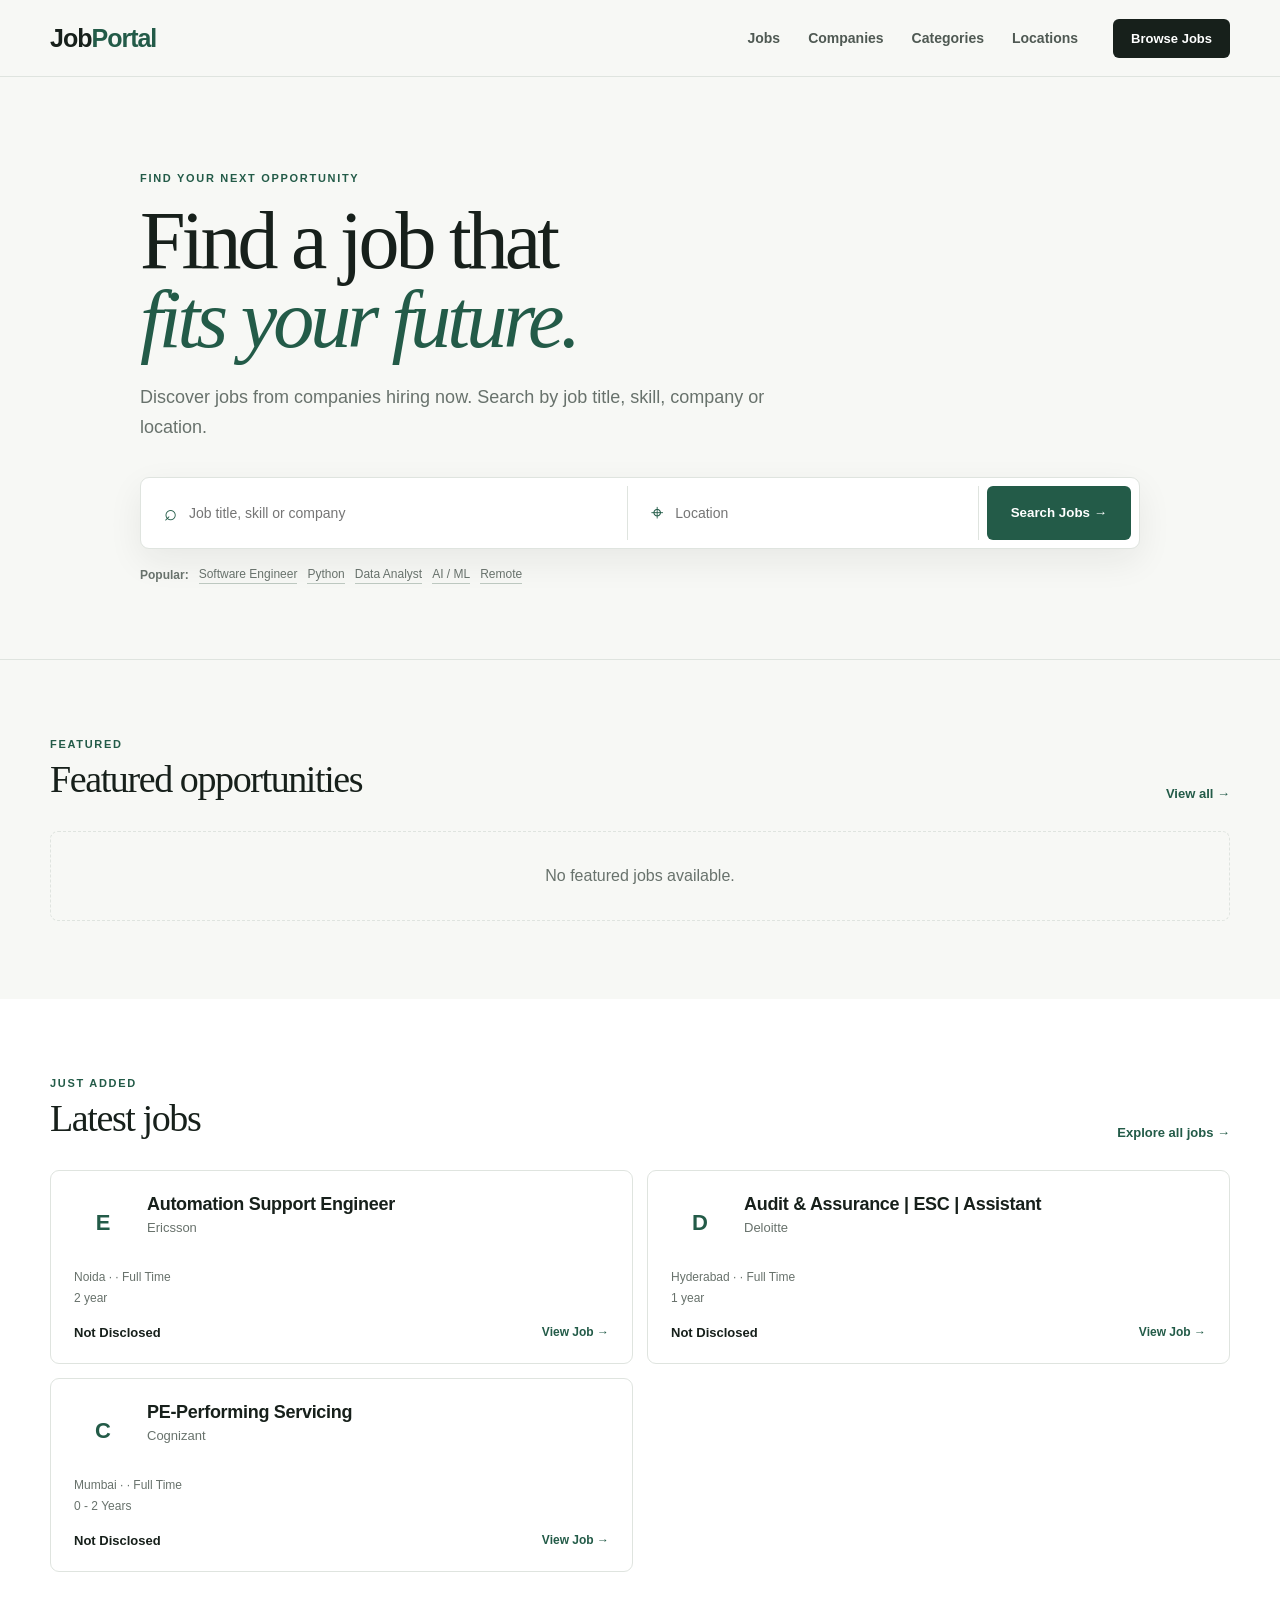
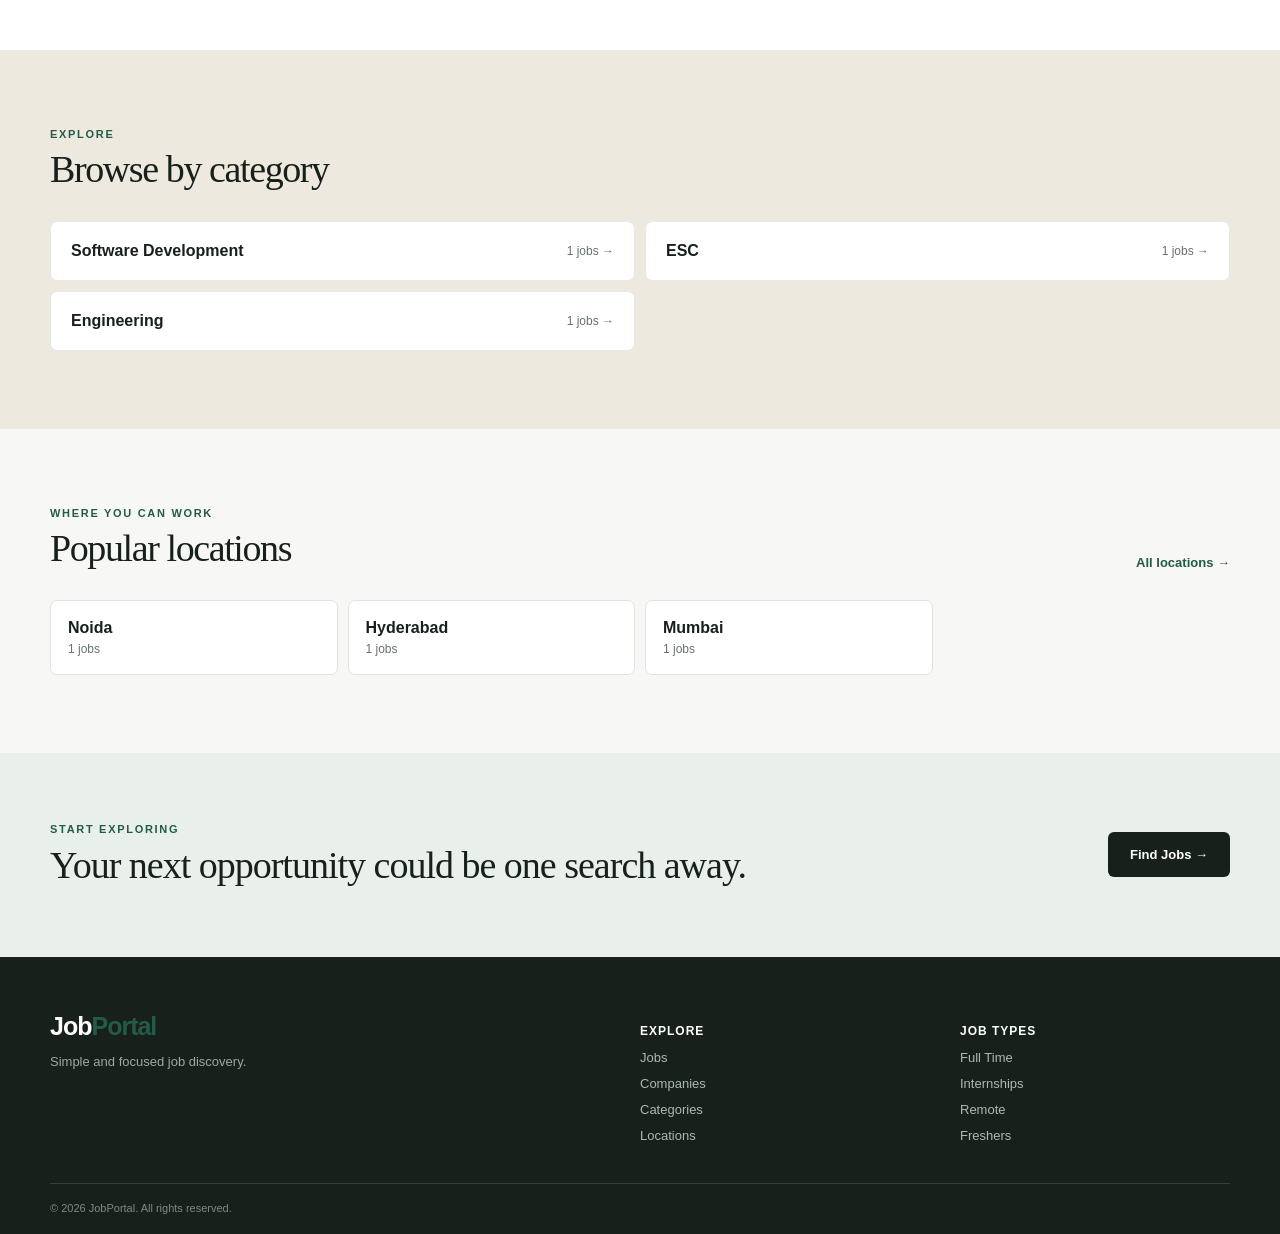
<file: index.html>
<!DOCTYPE html>
<html lang="en">
<head>
    <meta charset="UTF-8">
    <meta name="viewport" content="width=device-width, initial-scale=1.0">

    <meta name="description"
          content="Find your next job opportunity. Search jobs by title, skills, company and location.">

    <title>JobPortal - Find Your Next Opportunity</title>

    <link rel="stylesheet" href="assets/css/style.css">
</head>

<body>

<header class="site-header">
    <div class="container nav-container">

        <a href="./" class="logo">
            Job<span>Portal</span>
        </a>

        <nav class="main-nav">
            <a href="jobs.html">Jobs</a>
            <a href="companies.html">Companies</a>
            <a href="categories.html">Categories</a>
            <a href="locations.html">Locations</a>
        </nav>

        <a href="jobs.html" class="browse-btn">
            Browse Jobs
        </a>

    </div>
</header>


<main>

<!-- HERO -->
<section class="hero">

    <div class="container hero-container">

        <div class="hero-label">
            FIND YOUR NEXT OPPORTUNITY
        </div>

        <h1>
            Find a job that
            <br>
            <span>fits your future.</span>
        </h1>

        <p class="hero-description">
            Discover jobs from companies hiring now.
            Search by job title, skill, company or location.
        </p>


        <form class="search-form" id="jobSearch">

            <div class="search-input">
                <span>⌕</span>
                <input
                    type="text"
                    id="keyword"
                    placeholder="Job title, skill or company"
                >
            </div>

            <div class="search-input">
                <span>⌖</span>
                <input
                    type="text"
                    id="location"
                    placeholder="Location"
                >
            </div>

            <button type="submit">
                Search Jobs →
            </button>

        </form>


        <div class="popular-searches">

            <strong>Popular:</strong>

            <a href="search.html?q=software engineer">
                Software Engineer
            </a>

            <a href="search.html?q=python">
                Python
            </a>

            <a href="search.html?q=data analyst">
                Data Analyst
            </a>

            <a href="search.html?q=ai">
                AI / ML
            </a>

            <a href="search.html?q=remote">
                Remote
            </a>

        </div>

    </div>

</section>


<!-- FEATURED JOBS -->
<section class="section">

    <div class="container">

        <div class="section-header">

            <div>
                <div class="section-label">
                    FEATURED
                </div>

                <h2>
                    Featured opportunities
                </h2>
            </div>

            <a href="jobs.html?featured=true">
                View all →
            </a>

        </div>


        <div id="featuredJobs" class="featured-jobs"></div>

    </div>

</section>


<!-- LATEST JOBS -->
<section class="section latest-section">

    <div class="container">

        <div class="section-header">

            <div>
                <div class="section-label">
                    JUST ADDED
                </div>

                <h2>
                    Latest jobs
                </h2>
            </div>

            <a href="jobs.html">
                Explore all jobs →
            </a>

        </div>


        <div id="latestJobs" class="job-grid"></div>

    </div>

</section>


<!-- CATEGORIES -->
<section class="section categories-section">

    <div class="container">

        <div class="section-header">

            <div>
                <div class="section-label">
                    EXPLORE
                </div>

                <h2>
                    Browse by category
                </h2>
            </div>

        </div>


        <div id="categories" class="category-grid"></div>

    </div>

</section>


<!-- LOCATIONS -->
<section class="section">

    <div class="container">

        <div class="section-header">

            <div>
                <div class="section-label">
                    WHERE YOU CAN WORK
                </div>

                <h2>
                    Popular locations
                </h2>
            </div>

            <a href="locations.html">
                All locations →
            </a>

        </div>


        <div id="locations" class="location-grid"></div>

    </div>

</section>


<!-- CTA -->
<section class="cta-section">

    <div class="container cta-container">

        <div>

            <div class="section-label">
                START EXPLORING
            </div>

            <h2>
                Your next opportunity
                could be one search away.
            </h2>

        </div>

        <a href="jobs.html" class="cta-btn">
            Find Jobs →
        </a>

    </div>

</section>

</main>


<footer class="footer">

    <div class="container footer-container">

        <div>

            <a href="./" class="logo footer-logo">
                Job<span>Portal</span>
            </a>

            <p>
                Simple and focused job discovery.
            </p>

        </div>


        <div>

            <h3>Explore</h3>

            <a href="jobs.html">Jobs</a>
            <a href="companies.html">Companies</a>
            <a href="categories.html">Categories</a>
            <a href="locations.html">Locations</a>

        </div>


        <div>

            <h3>Job Types</h3>

            <a href="jobs.html?type=full-time">
                Full Time
            </a>

            <a href="jobs.html?type=internship">
                Internships
            </a>

            <a href="jobs.html?mode=remote">
                Remote
            </a>

            <a href="jobs.html?experience=fresher">
                Freshers
            </a>

        </div>

    </div>


    <div class="footer-bottom">

        © 2026 JobPortal. All rights reserved.

    </div>

</footer>


<script src="assets/js/app.js"></script>

</body>
</html>
</file>
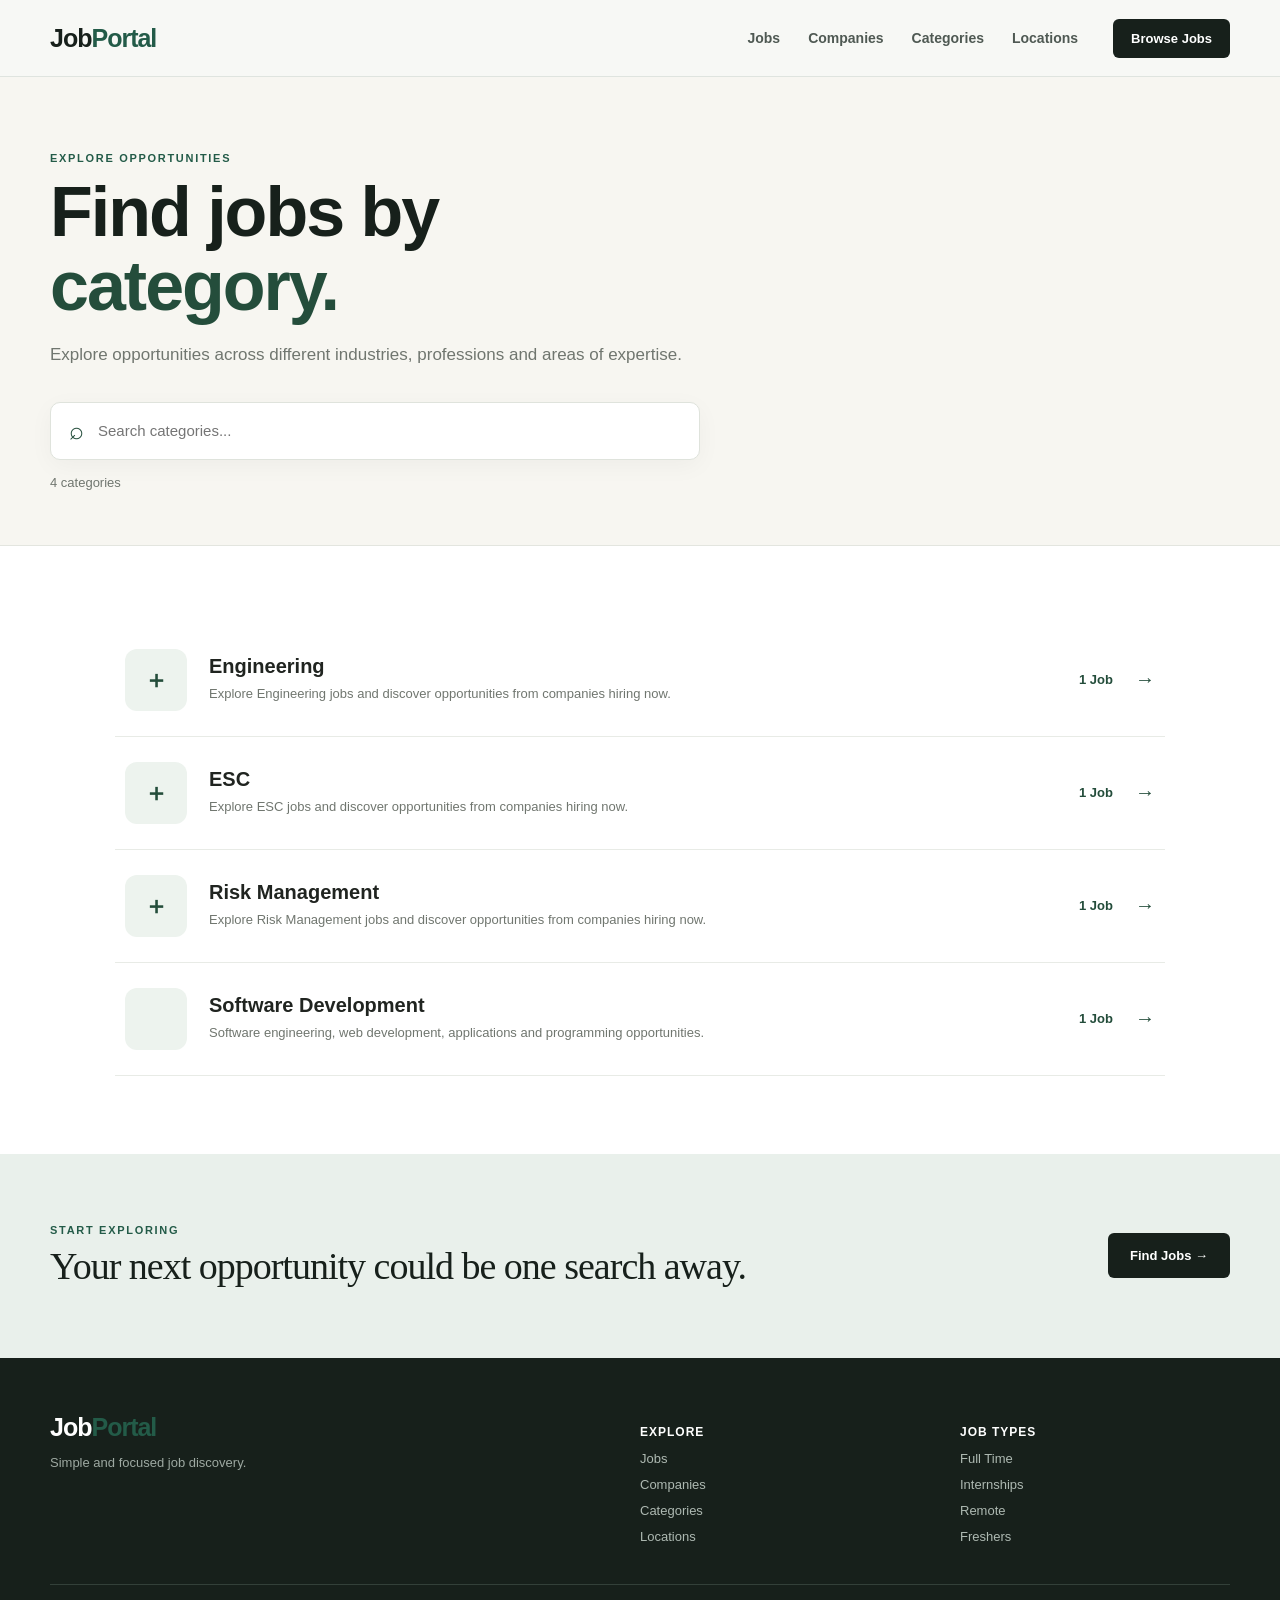
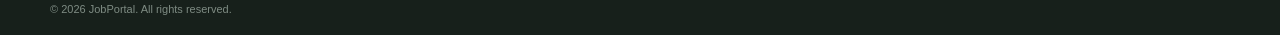
<file: categories.html>
<!DOCTYPE html>
<html lang="en">

<head>

    <meta charset="UTF-8">

    <meta
        name="viewport"
        content="width=device-width, initial-scale=1.0"
    >

    <meta
        name="description"
        content="Explore job opportunities by category. Find jobs across technology, software, data, cloud, marketing, finance and more."
    >

    <title>Job Categories - JobPortal</title>


    <!-- Main website CSS -->

    <link
        rel="stylesheet"
        href="assets/css/style.css"
    >


    <!-- Categories CSS -->

    <link
        rel="stylesheet"
        href="assets/css/categories.css"
    >

</head>


<body>


<!-- =====================================================
     HEADER
===================================================== -->

<header class="site-header">

    <div class="container nav-container">


        <a
            href="./"
            class="logo"
        >
            Job<span>Portal</span>
        </a>


        <nav class="main-nav">

            <a href="jobs.html">
                Jobs
            </a>

            <a href="companies.html">
                Companies
            </a>

            <a
                href="categories.html"
                class="active"
            >
                Categories
            </a>

            <a href="locations.html">
                Locations
            </a>

        </nav>


        <a
            href="jobs.html"
            class="browse-btn"
        >
            Browse Jobs
        </a>

    </div>

</header>



<main>


<!-- =====================================================
     HERO
===================================================== -->

<section class="categories-hero">

    <div class="container">


        <div class="section-label">
            EXPLORE OPPORTUNITIES
        </div>


        <h1>

            Find jobs by
            <br>

            <span>category.</span>

        </h1>


        <p>

            Explore opportunities across different
            industries, professions and areas of expertise.

        </p>


        <!-- SEARCH -->

        <div class="category-search">

            <span>⌕</span>

            <input
                type="text"
                id="categorySearch"
                placeholder="Search categories..."
                autocomplete="off"
            >

        </div>


        <!-- COUNT -->

        <div
            id="categoryCount"
            class="category-count"
        >
            Loading categories...
        </div>


    </div>

</section>



<!-- =====================================================
     CATEGORIES
===================================================== -->

<section class="section categories-section">

    <div class="container">


        <div
            id="categoriesList"
            class="categories-list"
        >

            <div class="categories-loading">

                Loading categories...

            </div>

        </div>


        <div
            id="categoriesEmpty"
            class="categories-empty"
        >

            <div class="empty-icon">
                ×
            </div>


            <h3>
                No categories found
            </h3>


            <p>
                Try searching for another category.
            </p>

        </div>


    </div>

</section>



<!-- =====================================================
     CTA
===================================================== -->

<section class="cta-section">

    <div class="container cta-container">


        <div>

            <div class="section-label">
                START EXPLORING
            </div>


            <h2>

                Your next opportunity
                could be one search away.

            </h2>

        </div>


        <a
            href="jobs.html"
            class="cta-btn"
        >
            Find Jobs →

        </a>


    </div>

</section>


</main>



<!-- =====================================================
     FOOTER
===================================================== -->

<footer class="footer">

    <div class="container footer-container">


        <div>

            <a
                href="./"
                class="logo footer-logo"
            >
                Job<span>Portal</span>
            </a>


            <p>
                Simple and focused job discovery.
            </p>

        </div>



        <div>

            <h3>
                Explore
            </h3>


            <a href="jobs.html">
                Jobs
            </a>


            <a href="companies.html">
                Companies
            </a>


            <a href="categories.html">
                Categories
            </a>


            <a href="locations.html">
                Locations
            </a>

        </div>



        <div>

            <h3>
                Job Types
            </h3>


            <a href="jobs.html?type=full-time">
                Full Time
            </a>


            <a href="jobs.html?type=internship">
                Internships
            </a>


            <a href="jobs.html?mode=remote">
                Remote
            </a>


            <a href="jobs.html?experience=fresher">
                Freshers
            </a>

        </div>


    </div>


    <div class="footer-bottom">

        © 2026 JobPortal.
        All rights reserved.

    </div>

</footer>



<script src="assets/js/categories.js"></script>

</body>

</html>
</file>
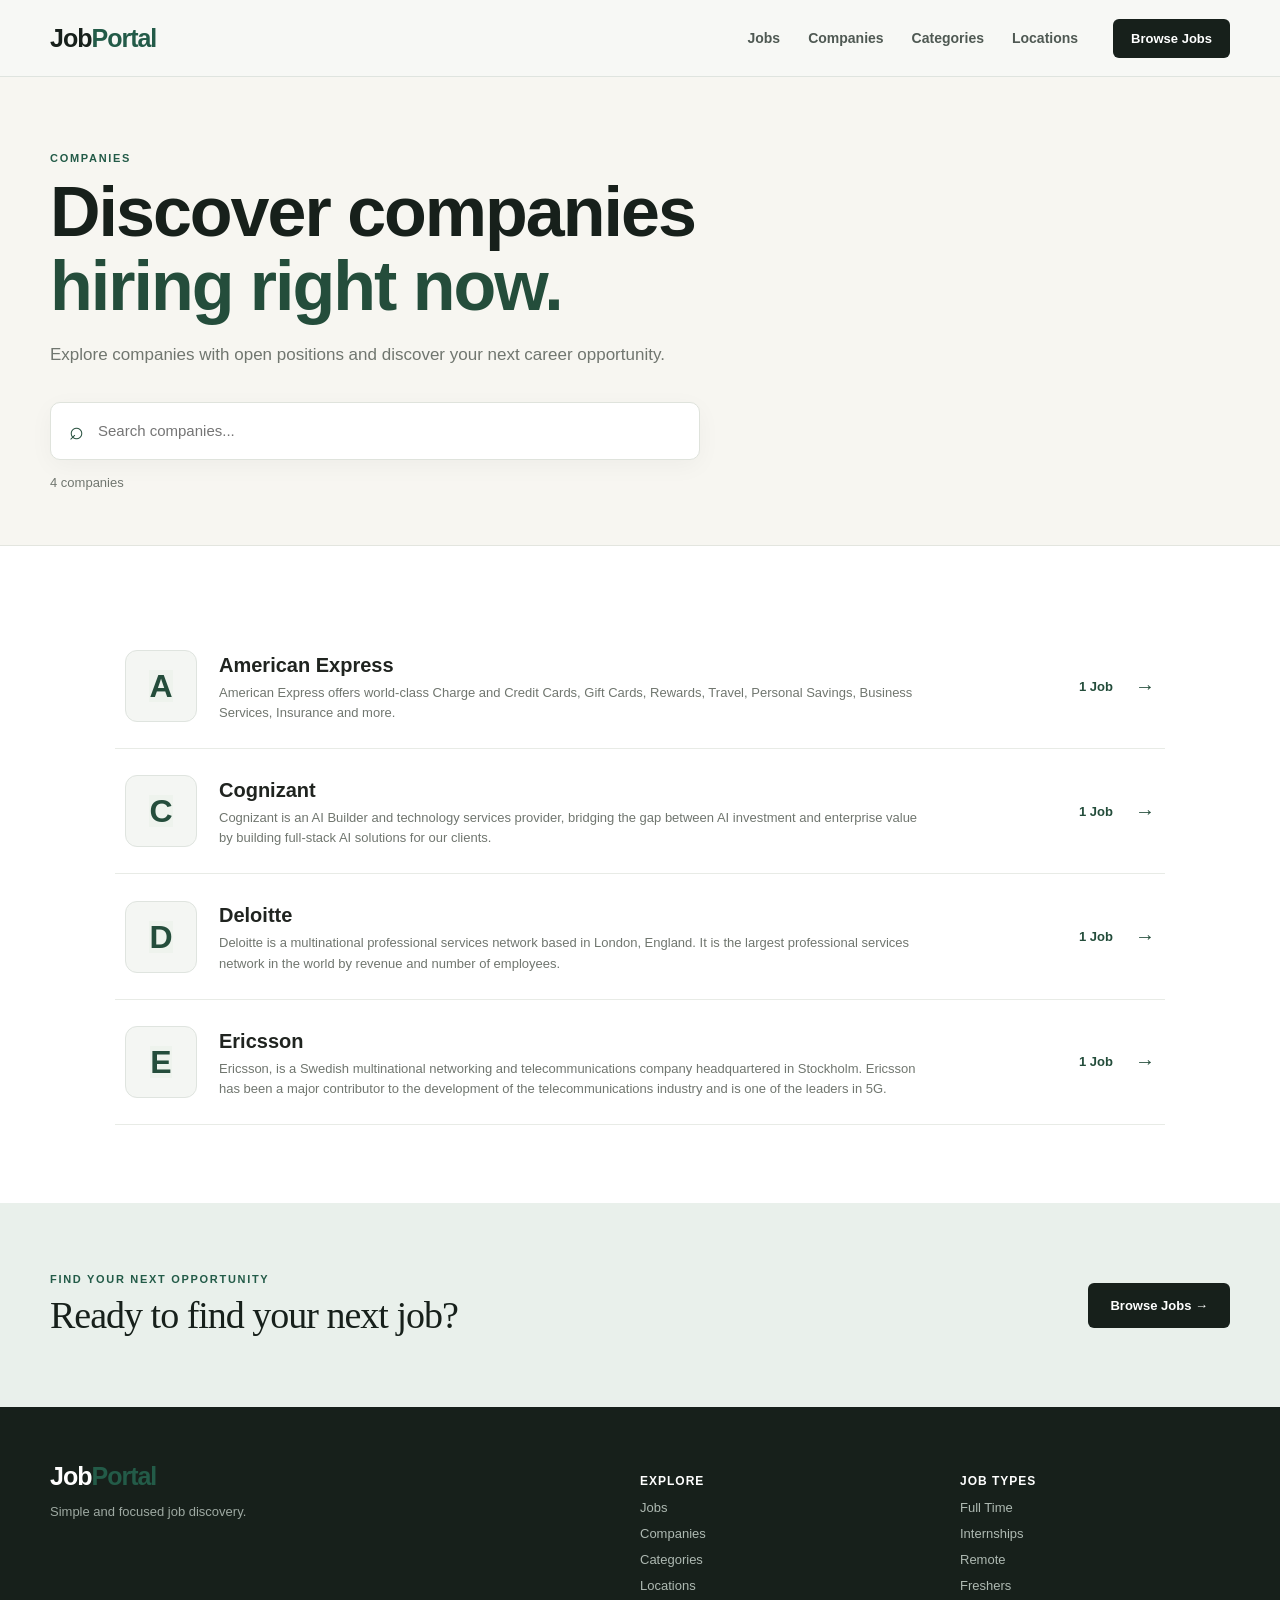
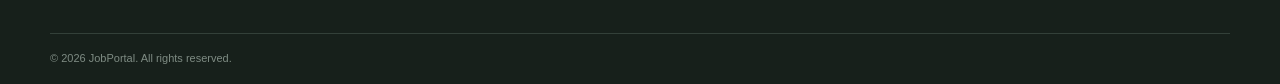
<file: companies.html>
<!DOCTYPE html>
<html lang="en">

<head>

    <meta charset="UTF-8">

    <meta
        name="viewport"
        content="width=device-width, initial-scale=1.0"
    >

    <meta
        name="description"
        content="Explore companies hiring now. Discover companies, available jobs and career opportunities."
    >

    <title>Companies - JobPortal</title>

    <link
        rel="stylesheet"
        href="assets/css/style.css"
    >

    <link
        rel="stylesheet"
        href="assets/css/companies.css"
    >

</head>


<body>


<!-- =====================================================
     HEADER
===================================================== -->

<header class="site-header">

    <div class="container nav-container">

        <a
            href="./"
            class="logo"
        >
            Job<span>Portal</span>
        </a>


        <nav class="main-nav">

            <a href="jobs.html">
                Jobs
            </a>

            <a
                href="companies.html"
                class="active"
            >
                Companies
            </a>

            <a href="categories.html">
                Categories
            </a>

            <a href="locations.html">
                Locations
            </a>

        </nav>


        <a
            href="jobs.html"
            class="browse-btn"
        >
            Browse Jobs
        </a>

    </div>

</header>



<main>


<!-- =====================================================
     HERO
===================================================== -->

<section class="companies-hero">

    <div class="container">

        <div class="section-label">
            COMPANIES
        </div>


        <h1>
            Discover companies
            <br>
            <span>hiring right now.</span>
        </h1>


        <p>
            Explore companies with open positions and
            discover your next career opportunity.
        </p>


        <!-- SEARCH -->

        <div class="company-search">

            <span>⌕</span>

            <input
                type="text"
                id="companySearch"
                placeholder="Search companies..."
                autocomplete="off"
            >

        </div>


        <!-- RESULT COUNT -->

        <div
            id="companyCount"
            class="company-count"
        >
            Loading companies...
        </div>

    </div>

</section>



<!-- =====================================================
     COMPANIES
===================================================== -->

<section class="section companies-section">

    <div class="container">


        <div
            id="companiesList"
            class="companies-list"
        >

            <div class="companies-loading">
                Loading companies...
            </div>

        </div>


        <div
            id="companiesEmpty"
            class="companies-empty"
        >

            <div class="empty-icon">
                ×
            </div>

            <h3>
                No companies found
            </h3>

            <p>
                Try searching for another company.
            </p>

        </div>


    </div>

</section>



<!-- =====================================================
     CTA
===================================================== -->

<section class="cta-section">

    <div class="container cta-container">

        <div>

            <div class="section-label">
                FIND YOUR NEXT OPPORTUNITY
            </div>

            <h2>
                Ready to find your
                next job?
            </h2>

        </div>


        <a
            href="jobs.html"
            class="cta-btn"
        >
            Browse Jobs →
        </a>

    </div>

</section>


</main>



<!-- =====================================================
     FOOTER
===================================================== -->

<footer class="footer">

    <div class="container footer-container">


        <div>

            <a
                href="./"
                class="logo footer-logo"
            >
                Job<span>Portal</span>
            </a>

            <p>
                Simple and focused job discovery.
            </p>

        </div>



        <div>

            <h3>
                Explore
            </h3>

            <a href="jobs.html">
                Jobs
            </a>

            <a href="companies.html">
                Companies
            </a>

            <a href="categories.html">
                Categories
            </a>

            <a href="locations.html">
                Locations
            </a>

        </div>



        <div>

            <h3>
                Job Types
            </h3>

            <a href="jobs.html?type=full-time">
                Full Time
            </a>

            <a href="jobs.html?type=internship">
                Internships
            </a>

            <a href="jobs.html?mode=remote">
                Remote
            </a>

            <a href="jobs.html?experience=fresher">
                Freshers
            </a>

        </div>


    </div>


    <div class="footer-bottom">

        © 2026 JobPortal.
        All rights reserved.

    </div>

</footer>



<script src="assets/js/companies.js"></script>

</body>

</html>
</file>
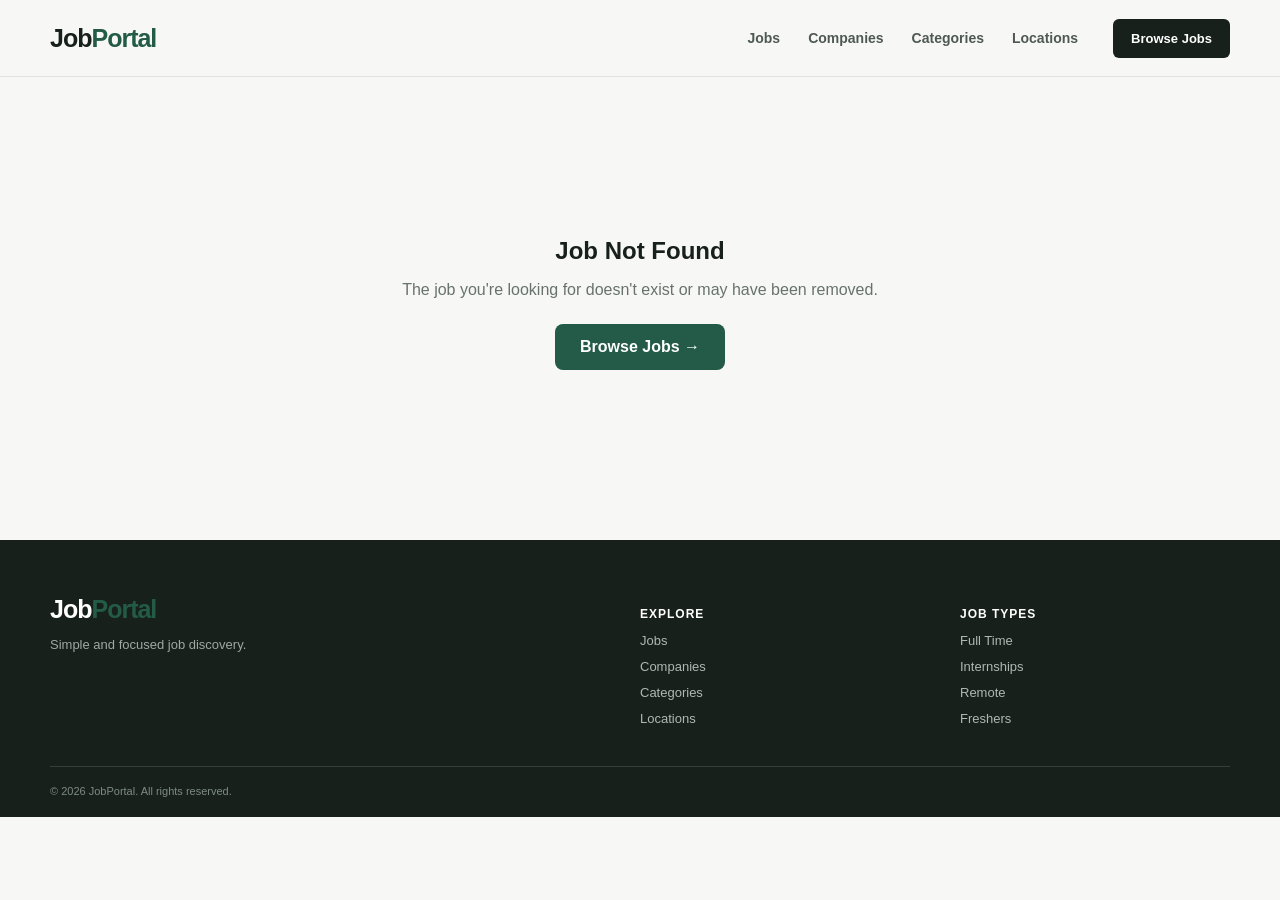
<file: job.html>
<!DOCTYPE html>
<html lang="en">

<head>

    <meta charset="UTF-8">

    <meta
        name="viewport"
        content="width=device-width, initial-scale=1.0"
    >

    <meta
        name="description"
        id="metaDescription"
        content="View job details and apply for this opportunity."
    >

    <title id="pageTitle">
        Job Details | JobPortal
    </title>

    <link
        rel="stylesheet"
        href="assets/css/style.css"
    >

    <style>

        /* =========================================
           JOB DETAIL PAGE
        ========================================= */

        .job-detail-page {
            padding: 60px 0 90px;
        }


        /* =========================================
           JOB HERO
        ========================================= */

        .job-detail-hero {

            background: var(--white);

            border: 1px solid #e7e4dc;

            border-radius: 16px;

            padding: 35px;

            margin-bottom: 30px;

        }


        .job-detail-top {

            display: flex;

            justify-content: space-between;

            align-items: flex-start;

            gap: 30px;

        }


        .job-company {

            display: flex;

            gap: 18px;

            align-items: flex-start;

        }


        .detail-company-logo {

            width: 72px;

            height: 72px;

            border-radius: 12px;

            object-fit: contain;

            background: #f5f3ed;

            padding: 10px;

            flex-shrink: 0;

        }


        .job-detail-title {

            margin: 0 0 8px;

            font-size: 32px;

            line-height: 1.25;

        }


        .detail-company-name {

            color: var(--muted);

            font-size: 15px;

            margin-bottom: 12px;

        }


        .detail-meta {

            display: flex;

            flex-wrap: wrap;

            gap: 8px;

        }


        .detail-meta span {

            background: #f5f3ed;

            padding: 6px 10px;

            border-radius: 6px;

            font-size: 12px;

            color: #555;

        }


        .featured-badge {

            display: inline-block;

            background: #f3ead0;

            color: #725b18;

            padding: 5px 9px;

            border-radius: 5px;

            font-size: 10px;

            font-weight: 700;

            margin-bottom: 10px;

            letter-spacing: 0.3px;

        }


        .apply-btn {

            display: inline-flex;

            align-items: center;

            justify-content: center;

            background: var(--green);

            color: #fff;

            text-decoration: none;

            padding: 14px 25px;

            border-radius: 8px;

            font-weight: 700;

            white-space: nowrap;

            transition: 0.2s ease;

        }


        .apply-btn:hover {

            background: var(--green-dark);

            transform: translateY(-1px);

        }


        /* =========================================
           CONTENT LAYOUT
        ========================================= */

        .job-detail-layout {

            display: grid;

            grid-template-columns: minmax(0, 1fr) 310px;

            gap: 30px;

            align-items: start;

        }


        .job-detail-content {

            background: var(--white);

            border: 1px solid #e7e4dc;

            border-radius: 14px;

            padding: 30px;

        }


        .job-section {

            margin-bottom: 35px;

        }


        .job-section:last-child {

            margin-bottom: 0;

        }


        .job-section h2 {

            font-size: 21px;

            margin: 0 0 15px;

        }


        .job-section p {

            color: #555;

            line-height: 1.75;

            font-size: 15px;

            margin: 0;

            white-space: pre-line;

        }


        .requirements-list {

            margin: 0;

            padding-left: 20px;

            color: #555;

            line-height: 1.8;

            font-size: 15px;

        }


        .skills-list {

            display: flex;

            flex-wrap: wrap;

            gap: 8px;

        }


        .skill-tag {

            background: #f5f3ed;

            border: 1px solid #e7e4dc;

            padding: 7px 11px;

            border-radius: 7px;

            font-size: 13px;

        }


        /* =========================================
           SIDEBAR
        ========================================= */

        .job-sidebar {

            position: sticky;

            top: 90px;

        }


        .overview-card {

            background: var(--white);

            border: 1px solid #e7e4dc;

            border-radius: 14px;

            padding: 25px;

            margin-bottom: 18px;

        }


        .overview-card h3 {

            margin: 0 0 20px;

            font-size: 18px;

        }


        .overview-item {

            padding: 13px 0;

            border-bottom: 1px solid #eeeae2;

        }


        .overview-item:last-child {

            border-bottom: none;

        }


        .overview-label {

            display: block;

            color: var(--muted);

            font-size: 12px;

            margin-bottom: 4px;

        }


        .overview-value {

            display: block;

            font-size: 14px;

            font-weight: 600;

        }


        .sidebar-apply {

            width: 100%;

            text-align: center;

        }


        /* =========================================
           COMPANY CARD
        ========================================= */

        .company-card {

            background: var(--white);

            border: 1px solid #e7e4dc;

            border-radius: 14px;

            padding: 25px;

        }


        .company-card h3 {

            margin: 0 0 12px;

            font-size: 18px;

        }


        .company-card p {

            color: var(--muted);

            font-size: 14px;

            line-height: 1.65;

            margin: 0;

        }


        /* =========================================
           BOTTOM APPLY
        ========================================= */

        .bottom-apply {

            margin-top: 30px;

            padding: 25px;

            background: #f5f3ed;

            border-radius: 12px;

            display: flex;

            justify-content: space-between;

            align-items: center;

            gap: 20px;

        }


        .bottom-apply h3 {

            margin: 0 0 5px;

        }


        .bottom-apply p {

            margin: 0;

            color: var(--muted);

            font-size: 14px;

        }


        /* =========================================
           NOT FOUND
        ========================================= */

        .job-not-found {

            padding: 80px 25px;

            text-align: center;

        }


        .job-not-found h1 {

            margin-bottom: 10px;

        }


        .job-not-found p {

            color: var(--muted);

            margin-bottom: 25px;

        }


        /* =========================================
           MOBILE
        ========================================= */

        @media (max-width: 900px) {

            .job-detail-layout {

                grid-template-columns: 1fr;

            }


            .job-sidebar {

                position: static;

            }

        }


        @media (max-width: 650px) {

            .job-detail-page {

                padding: 35px 0 60px;

            }


            .job-detail-hero {

                padding: 22px;

            }


            .job-detail-top {

                flex-direction: column;

            }


            .job-company {

                gap: 12px;

            }


            .detail-company-logo {

                width: 55px;

                height: 55px;

            }


            .job-detail-title {

                font-size: 25px;

            }


            .job-detail-content {

                padding: 22px;

            }


            .bottom-apply {

                align-items: flex-start;

                flex-direction: column;

            }


            .bottom-apply .apply-btn {

                width: 100%;

            }

        }

    </style>

</head>


<body>


<!-- =========================================
     HEADER
========================================= -->

<header class="site-header">

    <div class="container nav-container">

        <a href="./" class="logo">
            Job<span>Portal</span>
        </a>

        <nav class="main-nav">

            <a href="jobs.html">
                Jobs
            </a>

            <a href="companies.html">
                Companies
            </a>

            <a href="categories.html">
                Categories
            </a>

            <a href="locations.html">
                Locations
            </a>

        </nav>

        <a
            href="jobs.html"
            class="browse-btn"
        >
            Browse Jobs
        </a>

    </div>

</header>


<!-- =========================================
     MAIN
========================================= -->

<main>

    <section class="job-detail-page">

        <div class="container">

            <div id="jobContainer">

                <!-- Job loaded by JavaScript -->

                <div class="job-not-found">

                    <h1>
                        Loading job...
                    </h1>

                    <p>
                        Please wait while we load the job details.
                    </p>

                </div>

            </div>

        </div>

    </section>

</main>


<!-- =========================================
     FOOTER
========================================= -->

<footer class="footer">

    <div class="container footer-container">


        <div>

            <a
                href="./"
                class="logo footer-logo"
            >
                Job<span>Portal</span>
            </a>

            <p>
                Simple and focused job discovery.
            </p>

        </div>


        <div>

            <h3>
                Explore
            </h3>

            <a href="jobs.html">
                Jobs
            </a>

            <a href="companies.html">
                Companies
            </a>

            <a href="categories.html">
                Categories
            </a>

            <a href="locations.html">
                Locations
            </a>

        </div>


        <div>

            <h3>
                Job Types
            </h3>

            <a href="jobs.html?type=full-time">
                Full Time
            </a>

            <a href="jobs.html?type=internship">
                Internships
            </a>

            <a href="jobs.html?mode=remote">
                Remote
            </a>

            <a href="jobs.html?experience=fresher">
                Freshers
            </a>

        </div>

    </div>


    <div class="footer-bottom">

        © 2026 JobPortal. All rights reserved.

    </div>

</footer>


<script src="assets/js/job.js"></script>

</body>

</html>
</file>
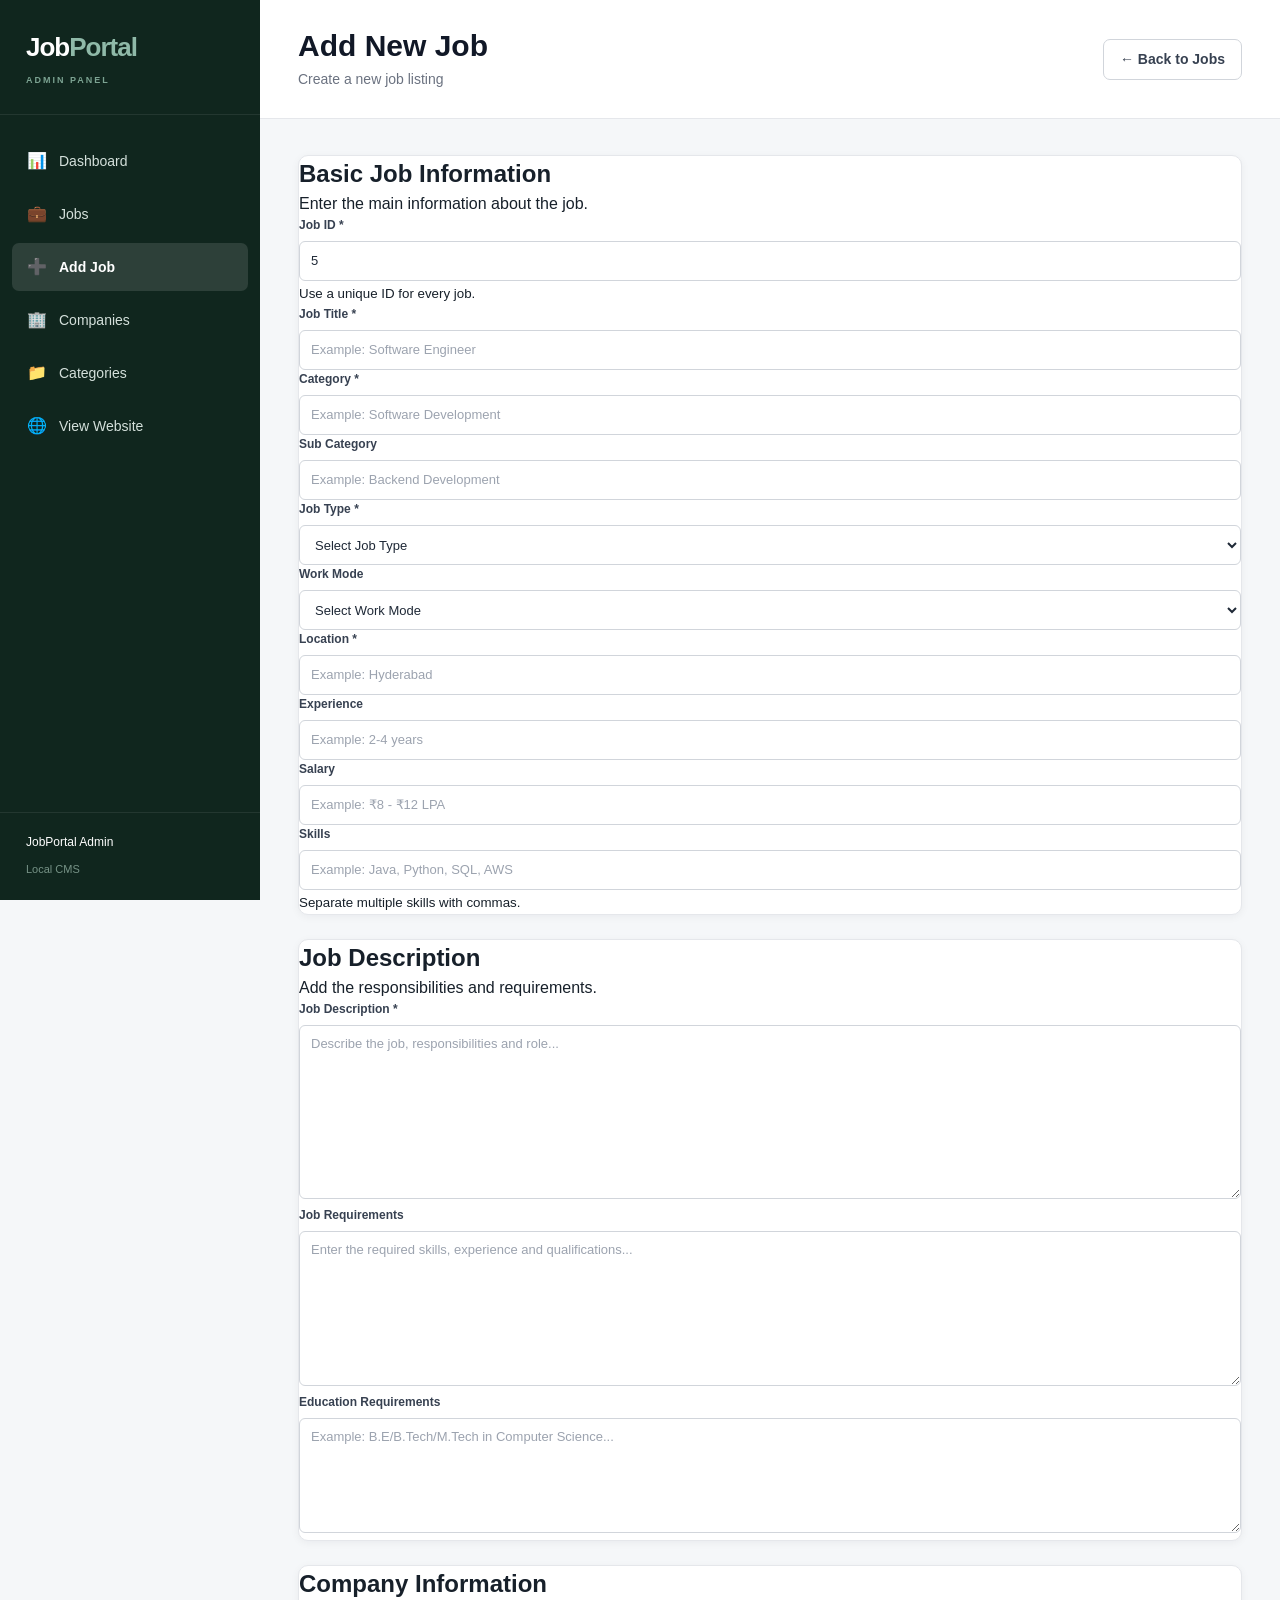
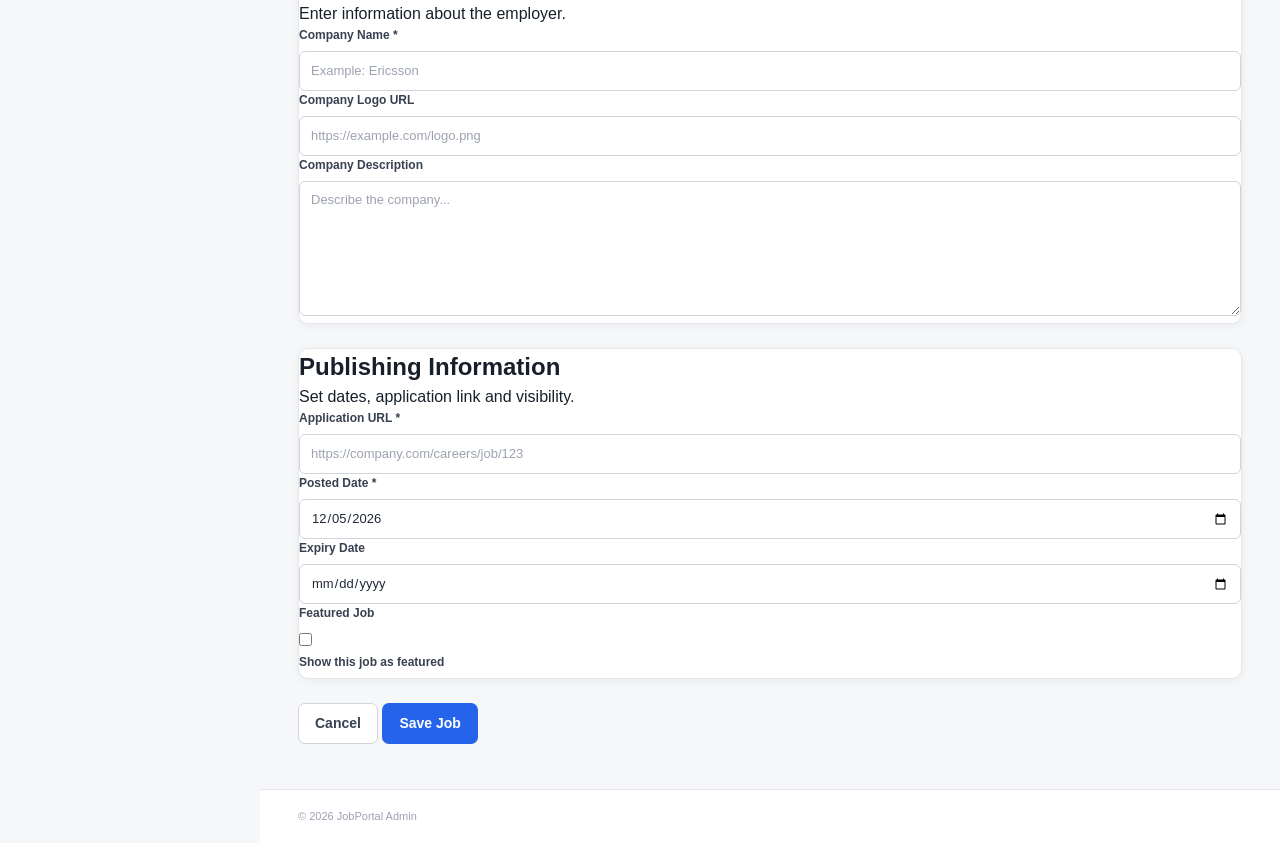
<file: admin/job-form.html>
<!DOCTYPE html>
<html lang="en">

<head>

    <meta charset="UTF-8">

    <meta
        name="viewport"
        content="width=device-width, initial-scale=1.0"
    >

    <title>Add Job - JobPortal Admin</title>

    <link
        rel="stylesheet"
        href="assets/css/jobs.css"
    >

</head>


<body>


<div class="admin-layout">


    <!-- =====================================================
         Sidebar
         ===================================================== -->

    <aside class="admin-sidebar">

        <div class="sidebar-header">

            <a
                href="index.html"
                class="admin-logo"
            >
                Job<span>Portal</span>
            </a>

            <button
                type="button"
                class="sidebar-close"
                aria-label="Close Menu"
            >
                ×
            </button>

        </div>


        <nav class="admin-nav">

            <a href="index.html">

                <span class="nav-icon">
                    📊
                </span>

                <span>
                    Dashboard
                </span>

            </a>


            <a href="jobs.html">

                <span class="nav-icon">
                    💼
                </span>

                <span>
                    Jobs
                </span>

            </a>


            <a
                href="job-form.html"
                class="active"
            >

                <span class="nav-icon">
                    ➕
                </span>

                <span>
                    Add Job
                </span>

            </a>


            <a href="#">

                <span class="nav-icon">
                    🏢
                </span>

                <span>
                    Companies
                </span>

            </a>


            <a href="#">

                <span class="nav-icon">
                    📁
                </span>

                <span>
                    Categories
                </span>

            </a>


            <a
                href="../index.html"
                target="_blank"
            >

                <span class="nav-icon">
                    🌐
                </span>

                <span>
                    View Website
                </span>

            </a>

        </nav>


        <div class="sidebar-footer">

            <p>
                JobPortal Admin
            </p>

            <span>
                Local CMS
            </span>

        </div>

    </aside>


    <!-- =====================================================
         Sidebar Overlay
         ===================================================== -->

    <div class="sidebar-overlay"></div>


    <!-- =====================================================
         Main Content
         ===================================================== -->

    <main class="admin-main">


        <!-- =================================================
             Topbar
             ================================================= -->

        <header class="admin-topbar">


            <div class="topbar-left">


                <button
                    type="button"
                    class="mobile-menu-btn"
                    aria-label="Open Menu"
                >
                    ☰
                </button>


                <div>

                    <h1 id="formPageTitle">
                        Add New Job
                    </h1>

                    <p id="formPageDescription">
                        Create a new job listing
                    </p>

                </div>


            </div>


            <div class="topbar-actions">

                <a
                    href="jobs.html"
                    class="btn btn-secondary"
                >
                    ← Back to Jobs
                </a>

            </div>


        </header>


        <!-- =================================================
             Content
             ================================================= -->

        <div class="admin-content">


            <!-- =================================================
                 Form
                 ================================================= -->

            <form
                id="jobForm"
                class="job-form"
                novalidate
            >


                <!-- =================================================
                     Basic Job Information
                     ================================================= -->

                <section class="admin-card form-section">


                    <div class="form-section-header">

                        <div>

                            <h2>
                                Basic Job Information
                            </h2>

                            <p>
                                Enter the main information about the job.
                            </p>

                        </div>

                    </div>


                    <div class="form-grid">


                        <!-- Job ID -->

                        <div class="form-group">

                            <label for="job_id">

                                Job ID
                                <span class="required">*</span>

                            </label>

                            <input
                                type="text"
                                id="job_id"
                                name="job_id"
                                class="form-control"
                                placeholder="Example: JOB004"
                                required
                            >

                            <small class="form-help">
                                Use a unique ID for every job.
                            </small>

                        </div>


                        <!-- Job Title -->

                        <div class="form-group form-group-wide">

                            <label for="job_title">

                                Job Title
                                <span class="required">*</span>

                            </label>

                            <input
                                type="text"
                                id="job_title"
                                name="job_title"
                                class="form-control"
                                placeholder="Example: Software Engineer"
                                required
                            >

                        </div>


                        <!-- Category -->

                        <div class="form-group">

                            <label for="category">

                                Category
                                <span class="required">*</span>

                            </label>

                            <input
                                type="text"
                                id="category"
                                name="category"
                                class="form-control"
                                placeholder="Example: Software Development"
                                required
                            >

                        </div>


                        <!-- Sub Category -->

                        <div class="form-group">

                            <label for="sub_category">
                                Sub Category
                            </label>

                            <input
                                type="text"
                                id="sub_category"
                                name="sub_category"
                                class="form-control"
                                placeholder="Example: Backend Development"
                            >

                        </div>


                        <!-- Job Type -->

                        <div class="form-group">

                            <label for="job_type">

                                Job Type
                                <span class="required">*</span>

                            </label>

                            <select
                                id="job_type"
                                name="job_type"
                                class="form-control"
                                required
                            >

                                <option value="">
                                    Select Job Type
                                </option>

                                <option value="Full Time">
                                    Full Time
                                </option>

                                <option value="Part Time">
                                    Part Time
                                </option>

                                <option value="Contract">
                                    Contract
                                </option>

                                <option value="Internship">
                                    Internship
                                </option>

                                <option value="Temporary">
                                    Temporary
                                </option>

                            </select>

                        </div>


                        <!-- Work Mode -->

                        <div class="form-group">

                            <label for="work_mode">
                                Work Mode
                            </label>

                            <select
                                id="work_mode"
                                name="work_mode"
                                class="form-control"
                            >

                                <option value="">
                                    Select Work Mode
                                </option>

                                <option value="On-site">
                                    On-site
                                </option>

                                <option value="Remote">
                                    Remote
                                </option>

                                <option value="Hybrid">
                                    Hybrid
                                </option>

                            </select>

                        </div>


                        <!-- Location -->

                        <div class="form-group">

                            <label for="location">

                                Location
                                <span class="required">*</span>

                            </label>

                            <input
                                type="text"
                                id="location"
                                name="location"
                                class="form-control"
                                placeholder="Example: Hyderabad"
                                required
                            >

                        </div>


                        <!-- Experience -->

                        <div class="form-group">

                            <label for="experience">
                                Experience
                            </label>

                            <input
                                type="text"
                                id="experience"
                                name="experience"
                                class="form-control"
                                placeholder="Example: 2-4 years"
                            >

                        </div>


                        <!-- Salary -->

                        <div class="form-group">

                            <label for="salary">
                                Salary
                            </label>

                            <input
                                type="text"
                                id="salary"
                                name="salary"
                                class="form-control"
                                placeholder="Example: ₹8 - ₹12 LPA"
                            >

                        </div>


                        <!-- Skills -->

                        <div class="form-group form-group-wide">

                            <label for="skills">
                                Skills
                            </label>

                            <input
                                type="text"
                                id="skills"
                                name="skills"
                                class="form-control"
                                placeholder="Example: Java, Python, SQL, AWS"
                            >

                            <small class="form-help">
                                Separate multiple skills with commas.
                            </small>

                        </div>


                    </div>

                </section>


                <!-- =================================================
                     Job Description
                     ================================================= -->

                <section class="admin-card form-section">


                    <div class="form-section-header">

                        <div>

                            <h2>
                                Job Description
                            </h2>

                            <p>
                                Add the responsibilities and requirements.
                            </p>

                        </div>

                    </div>


                    <div class="form-grid form-grid-single">


                        <!-- Job Description -->

                        <div class="form-group">

                            <label for="job_description">

                                Job Description
                                <span class="required">*</span>

                            </label>

                            <textarea
                                id="job_description"
                                name="job_description"
                                class="form-control textarea"
                                rows="8"
                                placeholder="Describe the job, responsibilities and role..."
                                required
                            ></textarea>

                        </div>


                        <!-- Job Requirements -->

                        <div class="form-group">

                            <label for="job_requirements">
                                Job Requirements
                            </label>

                            <textarea
                                id="job_requirements"
                                name="job_requirements"
                                class="form-control textarea"
                                rows="7"
                                placeholder="Enter the required skills, experience and qualifications..."
                            ></textarea>

                        </div>


                        <!-- Education Requirements -->

                        <div class="form-group">

                            <label for="edu_requirements">
                                Education Requirements
                            </label>

                            <textarea
                                id="edu_requirements"
                                name="edu_requirements"
                                class="form-control textarea"
                                rows="5"
                                placeholder="Example: B.E/B.Tech/M.Tech in Computer Science..."
                            ></textarea>

                        </div>


                    </div>

                </section>


                <!-- =================================================
                     Company Information
                     ================================================= -->

                <section class="admin-card form-section">


                    <div class="form-section-header">

                        <div>

                            <h2>
                                Company Information
                            </h2>

                            <p>
                                Enter information about the employer.
                            </p>

                        </div>

                    </div>


                    <div class="form-grid">


                        <!-- Company Name -->

                        <div class="form-group">

                            <label for="company_name">

                                Company Name
                                <span class="required">*</span>

                            </label>

                            <input
                                type="text"
                                id="company_name"
                                name="company_name"
                                class="form-control"
                                placeholder="Example: Ericsson"
                                required
                            >

                        </div>


                        <!-- Company Logo -->

                        <div class="form-group">

                            <label for="company_logo">
                                Company Logo URL
                            </label>

                            <input
                                type="url"
                                id="company_logo"
                                name="company_logo"
                                class="form-control"
                                placeholder="https://example.com/logo.png"
                            >

                        </div>


                        <!-- Company Description -->

                        <div class="form-group form-group-wide">

                            <label for="company_description">
                                Company Description
                            </label>

                            <textarea
                                id="company_description"
                                name="company_description"
                                class="form-control textarea"
                                rows="6"
                                placeholder="Describe the company..."
                            ></textarea>

                        </div>


                    </div>

                </section>


                <!-- =================================================
                     Publishing Information
                     ================================================= -->

                <section class="admin-card form-section">


                    <div class="form-section-header">

                        <div>

                            <h2>
                                Publishing Information
                            </h2>

                            <p>
                                Set dates, application link and visibility.
                            </p>

                        </div>

                    </div>


                    <div class="form-grid">


                        <!-- Apply URL -->

                        <div class="form-group form-group-wide">

                            <label for="apply_url">

                                Application URL
                                <span class="required">*</span>

                            </label>

                            <input
                                type="url"
                                id="apply_url"
                                name="apply_url"
                                class="form-control"
                                placeholder="https://company.com/careers/job/123"
                                required
                            >

                        </div>


                        <!-- Posted Date -->

                        <div class="form-group">

                            <label for="posted_date">

                                Posted Date
                                <span class="required">*</span>

                            </label>

                            <input
                                type="date"
                                id="posted_date"
                                name="posted_date"
                                class="form-control"
                                required
                            >

                        </div>


                        <!-- Expiry Date -->

                        <div class="form-group">

                            <label for="expiry_date">
                                Expiry Date
                            </label>

                            <input
                                type="date"
                                id="expiry_date"
                                name="expiry_date"
                                class="form-control"
                            >

                        </div>


                        <!-- Featured -->

                        <div class="form-group">

                            <label for="featured">
                                Featured Job
                            </label>

                            <div class="checkbox-wrapper">

                                <input
                                    type="checkbox"
                                    id="featured"
                                    name="featured"
                                >

                                <label
                                    for="featured"
                                    class="checkbox-label"
                                >
                                    Show this job as featured
                                </label>

                            </div>

                        </div>


                    </div>

                </section>


                <!-- =================================================
                     Form Actions
                     ================================================= -->

                <div class="form-actions">


                    <a
                        href="jobs.html"
                        class="btn btn-secondary"
                    >
                        Cancel
                    </a>


                    <button
                        type="submit"
                        id="saveJobButton"
                        class="btn btn-primary"
                    >
                        Save Job
                    </button>


                </div>


            </form>


        </div>


        <!-- =================================================
             Footer
             ================================================= -->

        <footer class="admin-footer">

            <p>
                © 2026 JobPortal Admin
            </p>

        </footer>


    </main>

</div>


<!-- =========================================================
     Notification
     ========================================================= -->

<div
    id="formNotification"
    class="admin-notification"
></div>


<!-- =========================================================
     JavaScript
     ========================================================= -->

<script src="assets/js/job-form.js"></script>


</body>

</html>
</file>
<file: assets/css/style.css>
:root {
    --bg: #f7f8f5;
    --white: #ffffff;
    --text: #17201b;
    --muted: #68726c;
    --line: #dfe4df;
    --green: #235b48;
    --green-dark: #173f32;
    --green-soft: #e9f0eb;
    --warm: #eee9df;
    --max-width: 1180px;
}


* {
    box-sizing: border-box;
}


html {
    scroll-behavior: smooth;
}


body {
    margin: 0;
    background: var(--bg);
    color: var(--text);
    font-family:
        Inter,
        Arial,
        Helvetica,
        sans-serif;
}


a {
    color: inherit;
    text-decoration: none;
}


.container {
    width: min(
        var(--max-width),
        calc(100% - 40px)
    );

    margin: auto;
}


/* HEADER */

.site-header {
    position: sticky;
    top: 0;
    z-index: 100;

    background: rgba(247, 248, 245, .95);

    border-bottom:
        1px solid var(--line);

    backdrop-filter: blur(10px);
}


.nav-container {
    min-height: 76px;

    display: flex;
    align-items: center;

    gap: 35px;
}


.logo {
    font-size: 25px;
    font-weight: 800;

    letter-spacing: -1px;
}


.logo span {
    color: var(--green);
}


.main-nav {
    margin-left: auto;

    display: flex;

    gap: 28px;
}


.main-nav a {
    font-size: 14px;
    font-weight: 600;

    color: #4f5953;
}


.main-nav a:hover {
    color: var(--green);
}


.browse-btn {
    background: var(--text);
    color: white;

    padding: 12px 18px;

    border-radius: 6px;

    font-size: 13px;
    font-weight: 700;
}


/* HERO */

.hero {
    padding: 95px 0 75px;

    border-bottom:
        1px solid var(--line);
}


.hero-container {
    max-width: 1000px;
}


.hero-label,
.section-label {
    color: var(--green);

    font-size: 11px;

    letter-spacing: 1.7px;

    font-weight: 800;
}


.hero h1 {
    margin: 18px 0 24px;

    font-family: Georgia, serif;

    font-size:
        clamp(50px, 7vw, 82px);

    line-height: .96;

    letter-spacing: -4px;

    font-weight: 500;
}


.hero h1 span {
    color: var(--green);

    font-style: italic;
}


.hero-description {
    max-width: 650px;

    color: var(--muted);

    font-size: 18px;

    line-height: 1.65;

    margin-bottom: 34px;
}


/* SEARCH */

.search-form {
    display: grid;

    grid-template-columns:
        1.4fr
        1fr
        auto;

    gap: 8px;

    background: white;

    border:
        1px solid var(--line);

    padding: 8px;

    border-radius: 9px;

    box-shadow:
        0 12px 35px
        rgba(23, 32, 27, .07);
}


.search-input {
    min-height: 54px;

    display: flex;

    align-items: center;

    padding: 0 15px;

    border-right:
        1px solid var(--line);
}


.search-input span {
    color: var(--green);

    font-size: 22px;

    margin-right: 10px;
}


.search-input input {
    width: 100%;

    border: 0;

    outline: 0;

    background: transparent;

    font-size: 14px;
}


.search-form button {
    border: 0;

    background: var(--green);

    color: white;

    border-radius: 6px;

    padding: 0 24px;

    font-weight: 750;

    cursor: pointer;
}


.search-form button:hover {
    background: var(--green-dark);
}


.popular-searches {
    display: flex;

    align-items: center;

    flex-wrap: wrap;

    gap: 10px;

    margin-top: 18px;

    font-size: 12px;

    color: var(--muted);
}


.popular-searches a {
    border-bottom:
        1px solid #bdc8c0;

    padding-bottom: 2px;
}


/* SECTIONS */

.section {
    padding: 78px 0;
}


.section-header {
    display: flex;

    justify-content: space-between;

    align-items: end;

    margin-bottom: 30px;
}


.section-header h2 {
    margin: 7px 0 0;

    font-family: Georgia, serif;

    font-size: 38px;

    font-weight: 500;

    letter-spacing: -1.4px;
}


.section-header > a {
    color: var(--green);

    font-size: 13px;

    font-weight: 750;
}


/* FEATURED */

.featured-jobs {
    display: grid;

    gap: 14px;
}


.featured-card {
    background:
        var(--green-dark);

    color: white;

    border-radius: 10px;

    padding: 28px;

    display: grid;

    grid-template-columns:
        64px
        1fr
        auto;

    align-items: center;

    gap: 22px;
}


.company-logo {
    width: 58px;
    height: 58px;

    display: flex;

    align-items: center;
    justify-content: center;

    background: white;

    color: var(--green);

    border-radius: 9px;

    font-size: 22px;

    font-weight: 800;
}


.featured-card h3 {
    margin: 0;

    font-size: 19px;
}


.featured-company {
    margin-top: 5px;

    color: #dbe4df;

    font-size: 13px;
}


.featured-meta {
    margin-top: 8px;

    color: #aebbb3;

    font-size: 12px;
}


.featured-right {
    text-align: right;
}


.featured-right strong {
    font-size: 14px;
}


.featured-right a {
    display: block;

    margin-top: 9px;

    color: #dfeee6;

    font-size: 12px;

    font-weight: 700;
}


/* JOB GRID */

.latest-section {
    background: white;
}


.job-grid {
    display: grid;

    grid-template-columns:
        repeat(2, 1fr);

    gap: 14px;
}


.job-card {
    background: white;

    border:
        1px solid var(--line);

    border-radius: 9px;

    padding: 23px;

    transition:
        transform .18s ease,
        box-shadow .18s ease;
}


.job-card:hover {
    transform:
        translateY(-2px);

    box-shadow:
        0 10px 25px
        rgba(23, 32, 27, .06);
}


.job-card-top {
    display: flex;

    gap: 15px;

    align-items: flex-start;
}


.job-card h3 {
    margin: 0;

    font-size: 18px;

    letter-spacing: -.3px;
}


.company-name {
    margin-top: 5px;

    color: var(--muted);

    font-size: 13px;
}


.job-meta {
    margin-top: 18px;

    color: var(--muted);

    font-size: 12px;
}


.job-experience {
    margin-top: 7px;

    color: var(--muted);

    font-size: 12px;
}


.job-card-bottom {
    display: flex;

    justify-content: space-between;

    align-items: center;

    margin-top: 20px;
}


.job-card-bottom strong {
    font-size: 13px;
}


.job-card-bottom a {
    color: var(--green);

    font-size: 12px;

    font-weight: 800;
}


/* CATEGORIES */

.categories-section {
    background: var(--warm);
}


.category-grid {
    display: grid;

    grid-template-columns:
        repeat(2, 1fr);

    gap: 10px;
}


.category-card {
    background: white;

    border:
        1px solid
        rgba(23, 32, 27, .1);

    border-radius: 7px;

    padding: 20px;

    display: flex;

    justify-content: space-between;

    align-items: center;
}


.category-card span,
.location-card span {
    color: var(--muted);

    font-size: 12px;
}


/* LOCATIONS */

.location-grid {
    display: grid;

    grid-template-columns:
        repeat(4, 1fr);

    gap: 10px;
}


.location-card {
    min-height: 75px;

    background: white;

    border:
        1px solid var(--line);

    border-radius: 7px;

    padding: 17px;

    display: flex;

    flex-direction: column;

    justify-content: center;

    gap: 5px;
}


/* CTA */

.cta-section {
    background: var(--green-soft);

    padding: 70px 0;
}


.cta-container {
    display: flex;

    align-items: center;

    justify-content: space-between;

    gap: 30px;
}


.cta-container h2 {
    max-width: 700px;

    margin: 8px 0 0;

    font-family: Georgia, serif;

    font-size: 38px;

    font-weight: 500;

    letter-spacing: -1px;
}


.cta-btn {
    background: var(--text);

    color: white;

    padding: 15px 22px;

    border-radius: 6px;

    font-size: 13px;

    font-weight: 700;

    white-space: nowrap;
}


/* FOOTER */

.footer {
    background: var(--text);

    color: white;

    padding: 55px 0 20px;
}


.footer-container {
    display: grid;

    grid-template-columns:
        2fr
        1fr
        1fr;

    gap: 50px;
}


.footer p {
    color: #9ea9a2;

    font-size: 13px;
}


.footer h3 {
    font-size: 12px;

    text-transform: uppercase;

    letter-spacing: 1px;
}


.footer a:not(.logo) {
    display: block;

    margin-top: 11px;

    color: #aeb9b2;

    font-size: 13px;
}


.footer-bottom {
    width: min(
        var(--max-width),
        calc(100% - 40px)
    );

    margin: 40px auto 0;

    padding-top: 18px;

    border-top:
        1px solid #334039;

    color: #7e8b83;

    font-size: 11px;
}


.empty {
    padding: 35px;

    text-align: center;

    border:
        1px dashed var(--line);

    color: var(--muted);

    border-radius: 8px;
}


/* MOBILE */

@media (max-width: 800px) {

    .main-nav,
    .browse-btn {
        display: none;
    }


    .hero {
        padding-top: 65px;
    }


    .hero h1 {
        letter-spacing: -2.5px;
    }


    .search-form {
        grid-template-columns: 1fr;
    }


    .search-input {
        border-right: 0;

        border-bottom:
            1px solid var(--line);
    }


    .search-form button {
        min-height: 52px;
    }


    .job-grid,
    .category-grid {
        grid-template-columns: 1fr;
    }


    .location-grid {
        grid-template-columns:
            repeat(2, 1fr);
    }


    .featured-card {
        grid-template-columns:
            55px 1fr;
    }


    .featured-right {
        grid-column: 2;

        text-align: left;
    }


    .cta-container {
        flex-direction: column;

        align-items: flex-start;
    }


    .footer-container {
        grid-template-columns:
            1fr 1fr;
    }

}


@media (max-width: 500px) {

    .container {
        width:
            calc(100% - 28px);
    }


    .hero h1 {
        font-size: 48px;
    }


    .section {
        padding: 55px 0;
    }


    .section-header h2,
    .cta-container h2 {
        font-size: 31px;
    }


    .location-grid,
    .footer-container {
        grid-template-columns: 1fr;
    }

}

.company-logo-letter {
    display: flex;
    align-items: center;
    justify-content: center;

    font-size: 27px;
    font-weight: 700;

    color: var(--green-dark);
    background: #eef3ed;

    padding: 0;
}
</file>
<file: assets/css/categories.css>
/* =====================================================
   CATEGORIES HERO
===================================================== */

.categories-hero {

    padding: 75px 0 55px;

    background: #f7f6f1;

    border-bottom: 1px solid #e3e5df;

}


.categories-hero h1 {

    margin: 12px 0 18px;

    max-width: 850px;

    font-size: clamp(42px, 6vw, 70px);

    line-height: 1.05;

    letter-spacing: -2px;

}


.categories-hero h1 span {

    color: #244d3b;

}


.categories-hero p {

    max-width: 680px;

    margin: 0;

    color: #70766f;

    font-size: 17px;

    line-height: 1.7;

}


/* =====================================================
   SEARCH
===================================================== */

.category-search {

    max-width: 650px;

    height: 58px;

    display: flex;

    align-items: center;

    gap: 12px;

    margin-top: 32px;

    padding: 0 18px;

    background: #ffffff;

    border: 1px solid #dfe3dc;

    border-radius: 10px;

    box-shadow:
        0 6px 25px rgba(0, 0, 0, 0.04);

}


.category-search span {

    color: #244d3b;

    font-size: 25px;

}


.category-search input {

    width: 100%;

    height: 100%;

    border: 0;

    outline: 0;

    background: transparent;

    font-size: 15px;

}


/* =====================================================
   COUNT
===================================================== */

.category-count {

    margin-top: 15px;

    color: #70766f;

    font-size: 13px;

}


/* =====================================================
   CATEGORY SECTION
===================================================== */

.categories-section {

    background: #ffffff;

}


/* =====================================================
   CATEGORY LIST
===================================================== */

.categories-list {

    max-width: 1050px;

    margin: 0 auto;

    display: flex;

    flex-direction: column;

}


/* =====================================================
   CATEGORY ITEM
===================================================== */

.category-item {

    display: flex;

    align-items: center;

    gap: 22px;

    padding: 25px 10px;

    border-bottom: 1px solid #e8ebe6;

    text-decoration: none;

    color: #202420;

    transition:
        padding 0.2s ease,
        background 0.2s ease;

}


.category-item:hover {

    padding-left: 18px;

    padding-right: 18px;

    background: #fafbf9;

}


/* =====================================================
   CATEGORY ICON
===================================================== */

.category-icon {

    width: 62px;

    height: 62px;

    flex-shrink: 0;

    display: flex;

    align-items: center;

    justify-content: center;

    border-radius: 12px;

    background: #edf3ee;

    color: #244d3b;

    font-size: 24px;

    font-weight: 800;

}


/* =====================================================
   CATEGORY INFORMATION
===================================================== */

.category-info {

    flex: 1;

    min-width: 0;

}


.category-name {

    margin-bottom: 6px;

    color: #202420;

    font-size: 20px;

    font-weight: 800;

}


.category-description {

    max-width: 720px;

    overflow: hidden;

    color: #70766f;

    font-size: 13px;

    line-height: 1.55;

    display: -webkit-box;

    -webkit-line-clamp: 2;

    -webkit-box-orient: vertical;

}


.category-jobs {

    flex-shrink: 0;

    color: #244d3b;

    font-size: 13px;

    font-weight: 800;

    white-space: nowrap;

}


.category-arrow {

    flex-shrink: 0;

    color: #244d3b;

    font-size: 20px;

}


/* =====================================================
   SUB CATEGORY
===================================================== */

.category-subcategories {

    display: flex;

    flex-wrap: wrap;

    gap: 6px;

    margin-top: 9px;

}


.sub-category {

    padding: 4px 7px;

    background: #f2f4f1;

    border-radius: 4px;

    color: #70766f;

    font-size: 10px;

    font-weight: 700;

}


/* =====================================================
   EMPTY
===================================================== */

.categories-empty {

    display: none;

    padding: 70px 20px;

    text-align: center;

}


.empty-icon {

    width: 50px;

    height: 50px;

    display: flex;

    align-items: center;

    justify-content: center;

    margin: 0 auto 20px;

    border-radius: 50%;

    background: #edf2ee;

    color: #244d3b;

    font-size: 24px;

}


.categories-empty h3 {

    margin-bottom: 8px;

    font-size: 22px;

}


.categories-empty p {

    color: #70766f;

    font-size: 14px;

}


/* =====================================================
   LOADING
===================================================== */

.categories-loading {

    padding: 60px 20px;

    text-align: center;

    color: #70766f;

}


/* =====================================================
   RESPONSIVE
===================================================== */

@media (max-width: 700px) {

    .categories-hero {

        padding: 50px 0 40px;

    }


    .categories-hero h1 {

        letter-spacing: -1px;

    }


    .category-item {

        gap: 15px;

        padding: 20px 5px;

    }


    .category-icon {

        width: 52px;

        height: 52px;

        font-size: 20px;

    }


    .category-name {

        font-size: 17px;

    }


    .category-description {

        font-size: 12px;

    }


    .category-jobs {

        display: none;

    }


    .category-arrow {

        font-size: 18px;

    }

}
</file>
<file: assets/css/companies.css>
/* =====================================================
   COMPANIES HERO
===================================================== */

.companies-hero {
    padding: 75px 0 55px;

    background: #f7f6f1;

    border-bottom: 1px solid #e3e5df;
}


.companies-hero h1 {
    margin: 12px 0 18px;

    max-width: 850px;

    font-size: clamp(42px, 6vw, 70px);

    line-height: 1.05;

    letter-spacing: -2px;
}


.companies-hero h1 span {
    color: #244d3b;
}


.companies-hero p {
    max-width: 680px;

    margin: 0;

    color: #70766f;

    font-size: 17px;

    line-height: 1.7;
}


/* =====================================================
   SEARCH
===================================================== */

.company-search {
    max-width: 650px;

    height: 58px;

    display: flex;

    align-items: center;

    gap: 12px;

    margin-top: 32px;

    padding: 0 18px;

    background: #ffffff;

    border: 1px solid #dfe3dc;

    border-radius: 10px;

    box-shadow:
        0 6px 25px rgba(0, 0, 0, 0.04);
}


.company-search span {
    color: #244d3b;

    font-size: 25px;
}


.company-search input {
    width: 100%;

    height: 100%;

    border: 0;

    outline: 0;

    background: transparent;

    font-size: 15px;
}


/* =====================================================
   COUNT
===================================================== */

.company-count {
    margin-top: 15px;

    color: #70766f;

    font-size: 13px;
}


/* =====================================================
   COMPANIES SECTION
===================================================== */

.companies-section {
    background: #ffffff;
}


/* =====================================================
   COMPANY LIST
===================================================== */

.companies-list {
    max-width: 1050px;

    margin: 0 auto;

    display: flex;

    flex-direction: column;
}


/* =====================================================
   COMPANY ITEM
===================================================== */

.company-item {
    display: flex;

    align-items: center;

    gap: 22px;

    padding: 25px 10px;

    border-bottom: 1px solid #e8ebe6;

    text-decoration: none;

    color: #202420;

    transition:
        padding 0.2s ease,
        background 0.2s ease;
}


.company-item:hover {
    padding-left: 18px;

    padding-right: 18px;

    background: #fafbf9;
}


/* =====================================================
   COMPANY LOGO
===================================================== */

.company-logo {
    width: 72px;

    height: 72px;

    flex-shrink: 0;

    display: flex;

    align-items: center;

    justify-content: center;

    overflow: hidden;

    border: 1px solid #dfe4df;

    border-radius: 12px;

    background: #f4f6f3;
}


.company-logo img {
    width: 100%;

    height: 100%;

    object-fit: contain;

    padding: 8px;
}


/* =====================================================
   FIRST LETTER FALLBACK
===================================================== */

.company-logo-letter {
    color: #244d3b;

    font-size: 32px;

    font-weight: 800;

    line-height: 1;
}


/* =====================================================
   COMPANY INFORMATION
===================================================== */

.company-info {
    flex: 1;

    min-width: 0;
}


.company-name {
    margin-bottom: 6px;

    color: #202420;

    font-size: 20px;

    font-weight: 800;
}


.company-description {
    max-width: 700px;

    overflow: hidden;

    color: #70766f;

    font-size: 13px;

    line-height: 1.55;

    display: -webkit-box;

    -webkit-line-clamp: 2;

    -webkit-box-orient: vertical;
}


.company-jobs {
    flex-shrink: 0;

    color: #244d3b;

    font-size: 13px;

    font-weight: 800;

    white-space: nowrap;
}


.company-arrow {
    flex-shrink: 0;

    color: #244d3b;

    font-size: 20px;
}


/* =====================================================
   EMPTY
===================================================== */

.companies-empty {
    display: none;

    padding: 70px 20px;

    text-align: center;
}


.empty-icon {
    width: 50px;

    height: 50px;

    display: flex;

    align-items: center;

    justify-content: center;

    margin: 0 auto 20px;

    border-radius: 50%;

    background: #edf2ee;

    color: #244d3b;

    font-size: 24px;
}


.companies-empty h3 {
    margin-bottom: 8px;

    font-size: 22px;
}


.companies-empty p {
    color: #70766f;

    font-size: 14px;
}


/* =====================================================
   LOADING
===================================================== */

.companies-loading {
    padding: 60px 20px;

    text-align: center;

    color: #70766f;
}


/* =====================================================
   RESPONSIVE
===================================================== */

@media (max-width: 700px) {

    .companies-hero {
        padding: 50px 0 40px;
    }


    .companies-hero h1 {
        letter-spacing: -1px;
    }


    .company-item {
        gap: 15px;

        padding: 20px 5px;
    }


    .company-logo {
        width: 58px;

        height: 58px;
    }


    .company-logo-letter {
        font-size: 25px;
    }


    .company-name {
        font-size: 17px;
    }


    .company-description {
        font-size: 12px;
    }


    .company-jobs {
        display: none;
    }


    .company-arrow {
        font-size: 18px;
    }

}
</file>
<file: admin/assets/css/jobs.css>
/* =========================================================
   JobPortal Admin CSS
   admin/assets/css/admin.css
   ========================================================= */


/* =========================================================
   RESET
   ========================================================= */

* {
    margin: 0;
    padding: 0;
    box-sizing: border-box;
}

html {
    font-size: 16px;
}

body {
    font-family:
        Inter,
        -apple-system,
        BlinkMacSystemFont,
        "Segoe UI",
        Roboto,
        Arial,
        sans-serif;

    background: #f5f7f9;
    color: #17202a;
    line-height: 1.5;
}

body.sidebar-open,
body.modal-open {
    overflow: hidden;
}

a {
    color: inherit;
    text-decoration: none;
}

button,
input,
select,
textarea {
    font: inherit;
}

button {
    cursor: pointer;
}


/* =========================================================
   VARIABLES
   ========================================================= */

:root {

    --sidebar-width: 260px;

    --primary: #2563eb;
    --primary-dark: #1d4ed8;

    --success: #16a34a;
    --danger: #dc2626;
    --warning: #d97706;

    --dark: #10261e;
    --dark-light: #16372c;

    --text: #17202a;
    --muted: #6b7280;

    --border: #e5e7eb;

    --background: #f5f7f9;

    --white: #ffffff;

    --radius: 10px;

    --shadow:
        0 2px 8px rgba(15, 23, 42, 0.05);
}


/* =========================================================
   ADMIN LAYOUT
   ========================================================= */

.admin-layout {
    min-height: 100vh;
    display: flex;
}


/* =========================================================
   SIDEBAR
   ========================================================= */

.admin-sidebar {
    position: fixed;
    top: 0;
    left: 0;
    bottom: 0;

    width: var(--sidebar-width);

    background: var(--dark);
    color: #ffffff;

    z-index: 1000;

    display: flex;
    flex-direction: column;

    overflow-y: auto;
}


/* Sidebar Header */

.sidebar-header {
    height: 115px;

    padding: 28px 26px 20px;

    border-bottom: 1px solid rgba(255, 255, 255, 0.08);

    position: relative;
}


/* Logo */

.admin-logo {
    display: inline-block;

    font-size: 26px;
    font-weight: 800;

    letter-spacing: -1px;

    color: #ffffff;
}

.admin-logo span {
    color: #8fb9a8;
}


/* Admin panel label */

.sidebar-header::after {
    content: "ADMIN PANEL";

    display: block;

    margin-top: 7px;

    font-size: 9px;
    font-weight: 700;

    letter-spacing: 2px;

    color: #7ca392;
}


/* Close Button */

.sidebar-close {
    display: none;

    position: absolute;

    top: 18px;
    right: 18px;

    border: 0;
    background: transparent;

    color: #ffffff;

    font-size: 26px;
}


/* =========================================================
   SIDEBAR NAVIGATION
   ========================================================= */

.admin-nav {
    padding: 22px 12px;
}

.admin-nav a {
    display: flex;

    align-items: center;

    gap: 11px;

    width: 100%;

    padding: 12px 14px;

    margin-bottom: 5px;

    border-radius: 7px;

    color: #d4e0db;

    font-size: 14px;

    transition:
        background 0.2s ease,
        color 0.2s ease;
}

.admin-nav a:hover {
    background: rgba(255, 255, 255, 0.07);
    color: #ffffff;
}

.admin-nav a.active {
    background: rgba(255, 255, 255, 0.12);
    color: #ffffff;

    font-weight: 600;
}

.nav-icon {
    width: 22px;

    flex: 0 0 22px;

    text-align: center;

    font-size: 16px;
}


/* =========================================================
   SIDEBAR FOOTER
   ========================================================= */

.sidebar-footer {
    margin-top: auto;

    padding: 20px 26px;

    border-top: 1px solid rgba(255, 255, 255, 0.08);

    color: #ffffff;
}

.sidebar-footer p {
    font-size: 12px;
    margin-bottom: 5px;
}

.sidebar-footer span {
    font-size: 11px;
    color: #769286;
}


/* =========================================================
   MAIN
   ========================================================= */

.admin-main {
    width: calc(100% - var(--sidebar-width));

    margin-left: var(--sidebar-width);

    min-height: 100vh;

    display: flex;
    flex-direction: column;
}


/* =========================================================
   TOPBAR
   ========================================================= */

.admin-topbar {
    min-height: 108px;

    background: #ffffff;

    border-bottom: 1px solid var(--border);

    padding: 28px 38px;

    display: flex;

    align-items: center;

    justify-content: space-between;

    gap: 20px;
}

.topbar-left {
    display: flex;

    align-items: center;

    gap: 16px;
}

.admin-topbar h1 {
    font-size: 30px;

    line-height: 1.2;

    font-weight: 750;

    color: #111827;
}

.admin-topbar p {
    margin-top: 5px;

    color: var(--muted);

    font-size: 14px;
}

.mobile-menu-btn {
    display: none;

    width: 40px;
    height: 40px;

    border: 1px solid var(--border);

    border-radius: 7px;

    background: #ffffff;

    font-size: 18px;
}


/* =========================================================
   CONTENT
   ========================================================= */

.admin-content {
    flex: 1;

    padding: 36px 38px 45px;

    width: 100%;
}


/* =========================================================
   BUTTONS
   ========================================================= */

.btn {
    display: inline-flex;

    align-items: center;
    justify-content: center;

    gap: 7px;

    min-height: 40px;

    padding: 9px 16px;

    border: 1px solid transparent;

    border-radius: 7px;

    font-size: 14px;
    font-weight: 600;

    text-decoration: none;

    transition:
        background 0.2s ease,
        border-color 0.2s ease,
        transform 0.15s ease;
}

.btn:hover {
    transform: translateY(-1px);
}

.btn-primary {
    background: var(--primary);
    color: #ffffff;
}

.btn-primary:hover {
    background: var(--primary-dark);
}

.btn-secondary {
    background: #ffffff;

    color: #374151;

    border-color: #d1d5db;
}

.btn-secondary:hover {
    background: #f9fafb;
}

.btn-danger {
    background: var(--danger);
    color: #ffffff;
}

.btn-danger:hover {
    background: #b91c1c;
}

.btn-small {
    min-height: 34px;

    padding: 7px 11px;

    font-size: 12px;
}


/* =========================================================
   PAGE HEADER
   ========================================================= */

.page-header {
    display: flex;

    align-items: center;

    justify-content: space-between;

    gap: 20px;

    margin-bottom: 25px;
}

.page-header h2 {
    font-size: 25px;

    line-height: 1.25;

    font-weight: 750;

    color: #111827;
}

.page-header p {
    margin-top: 6px;

    color: var(--muted);

    font-size: 14px;
}


/* =========================================================
   JOB COUNT
   ========================================================= */

.jobs-count {
    min-width: 90px;

    padding: 12px 18px;

    background: #ffffff;

    border: 1px solid var(--border);

    border-radius: 9px;

    text-align: center;
}

.jobs-count strong {
    display: block;

    font-size: 22px;

    line-height: 1.1;

    color: var(--primary);
}

.jobs-count span {
    display: block;

    margin-top: 2px;

    font-size: 11px;

    color: var(--muted);

    text-transform: uppercase;

    letter-spacing: 0.5px;
}


/* =========================================================
   ADMIN CARD
   ========================================================= */

.admin-card {
    background: #ffffff;

    border: 1px solid var(--border);

    border-radius: var(--radius);

    box-shadow: var(--shadow);

    margin-bottom: 24px;
}


/* =========================================================
   FILTER CARD
   ========================================================= */

.jobs-filter-card {
    padding: 22px;
}

.jobs-filter-grid {
    display: grid;

    grid-template-columns:
        minmax(200px, 2fr)
        repeat(5, minmax(130px, 1fr));

    gap: 16px;
}


/* =========================================================
   FORM GROUP
   ========================================================= */

.form-group {
    min-width: 0;
}

.form-group label {
    display: block;

    margin-bottom: 7px;

    font-size: 12px;

    font-weight: 650;

    color: #374151;
}

.form-control {
    width: 100%;

    min-height: 40px;

    padding: 8px 11px;

    background: #ffffff;

    border: 1px solid #d1d5db;

    border-radius: 6px;

    color: #1f2937;

    font-size: 13px;

    outline: none;

    transition:
        border-color 0.2s ease,
        box-shadow 0.2s ease;
}

.form-control::placeholder {
    color: #9ca3af;
}

.form-control:focus {
    border-color: var(--primary);

    box-shadow:
        0 0 0 3px rgba(37, 99, 235, 0.1);
}


/* =========================================================
   FILTER ACTIONS
   ========================================================= */

.filter-actions {
    display: flex;

    justify-content: flex-end;

    margin-top: 18px;

    padding-top: 17px;

    border-top: 1px solid #f0f1f3;
}


/* =========================================================
   TABLE CARD
   ========================================================= */

.jobs-table-card {
    overflow: hidden;
}


/* =========================================================
   TABLE HEADER
   ========================================================= */

.table-header {
    display: flex;

    align-items: center;

    justify-content: space-between;

    gap: 20px;

    padding: 20px 22px;

    border-bottom: 1px solid var(--border);
}

.table-header h3 {
    font-size: 17px;

    color: #111827;
}

.table-header p {
    margin-top: 4px;

    font-size: 12px;

    color: var(--muted);
}

.table-actions {
    display: flex;

    align-items: center;

    gap: 7px;
}

.sort-select {
    width: auto;

    min-width: 145px;
}


/* =========================================================
   TABLE
   ========================================================= */

.table-responsive {
    width: 100%;

    overflow-x: auto;
}

.admin-table {
    width: 100%;

    border-collapse: collapse;

    min-width: 900px;
}

.admin-table th {
    padding: 13px 18px;

    background: #f8fafb;

    border-bottom: 1px solid var(--border);

    color: #4b5563;

    font-size: 11px;

    font-weight: 700;

    text-align: left;

    text-transform: uppercase;

    letter-spacing: 0.4px;

    white-space: nowrap;
}

.admin-table td {
    padding: 15px 18px;

    border-bottom: 1px solid #eef0f2;

    color: #374151;

    font-size: 13px;

    vertical-align: middle;
}

.admin-table tbody tr:hover {
    background: #fafbfc;
}

.admin-table tbody tr:last-child td {
    border-bottom: 0;
}


/* =========================================================
   TABLE JOB
   ========================================================= */

.table-job {
    display: flex;

    align-items: center;

    gap: 12px;

    min-width: 240px;
}

.table-job-info {
    min-width: 0;
}

.table-job-title {
    display: block;

    max-width: 310px;

    overflow: hidden;

    text-overflow: ellipsis;

    white-space: nowrap;

    color: #17202a;

    font-weight: 650;

    font-size: 13px;
}

.table-job-title:hover {
    color: var(--primary);
}

.table-company {
    font-weight: 550;

    color: #374151;
}


/* =========================================================
   COMPANY LOGO
   ========================================================= */

.table-company-logo {
    width: 42px;
    height: 42px;

    flex: 0 0 42px;

    border: 1px solid #e5e7eb;

    border-radius: 7px;

    background: #ffffff;

    overflow: hidden;

    display: flex;

    align-items: center;
    justify-content: center;
}

.table-company-logo img {
    width: 100%;
    height: 100%;

    object-fit: contain;
}

.table-company-logo-fallback {
    background: #eef2ff;

    color: #3730a3;

    font-size: 17px;

    font-weight: 700;
}


/* =========================================================
   BADGES
   ========================================================= */

.job-type-badge {
    display: inline-block;

    padding: 5px 9px;

    border-radius: 5px;

    background: #f3f4f6;

    color: #4b5563;

    font-size: 11px;

    font-weight: 600;

    white-space: nowrap;
}

.featured-badge {
    display: inline-block;

    margin-top: 5px;

    padding: 2px 6px;

    border-radius: 4px;

    background: #fff7ed;

    color: #c2410c;

    font-size: 9px;

    font-weight: 700;

    text-transform: uppercase;
}

.status-badge {
    display: inline-flex;

    align-items: center;

    justify-content: center;

    min-width: 62px;

    padding: 5px 8px;

    border-radius: 20px;

    font-size: 10px;

    font-weight: 700;

    white-space: nowrap;
}

.status-badge.active,
.status-badge.success {
    background: #ecfdf3;

    color: #15803d;
}

.status-badge.featured {
    background: #fff7ed;

    color: #c2410c;
}

.status-badge.loading {
    background: #eff6ff;

    color: #2563eb;
}

.status-badge.error {
    background: #fef2f2;

    color: #dc2626;
}


/* =========================================================
   TABLE ACTIONS
   ========================================================= */

.admin-table .table-actions {
    display: flex;

    align-items: center;

    gap: 6px;
}

.action-btn {
    width: 34px;
    height: 34px;

    display: inline-flex;

    align-items: center;
    justify-content: center;

    border: 1px solid #e5e7eb;

    border-radius: 6px;

    background: #ffffff;

    font-size: 14px;

    transition:
        background 0.2s ease,
        border-color 0.2s ease;
}

.action-btn:hover {
    background: #f9fafb;
}

.edit-btn:hover {
    border-color: #93c5fd;

    background: #eff6ff;
}

.delete-btn:hover {
    border-color: #fca5a5;

    background: #fef2f2;
}


/* =========================================================
   LOADING
   ========================================================= */

.table-loading {
    min-height: 280px;

    display: flex;

    flex-direction: column;

    align-items: center;
    justify-content: center;

    gap: 12px;

    color: var(--muted);
}

.loading-spinner {
    width: 32px;
    height: 32px;

    border: 3px solid #e5e7eb;

    border-top-color: var(--primary);

    border-radius: 50%;

    animation: spin 0.8s linear infinite;
}

@keyframes spin {

    to {
        transform: rotate(360deg);
    }

}


/* =========================================================
   EMPTY STATE
   ========================================================= */

.empty-state {
    min-height: 280px;

    padding: 45px 20px;

    display: flex;

    flex-direction: column;

    align-items: center;

    justify-content: center;

    text-align: center;
}

.empty-icon {
    font-size: 35px;

    margin-bottom: 12px;
}

.empty-state h3 {
    font-size: 18px;

    margin-bottom: 7px;

    color: #1f2937;
}

.empty-state p {
    max-width: 420px;

    margin-bottom: 18px;

    color: var(--muted);

    font-size: 13px;
}


/* =========================================================
   MODAL
   ========================================================= */

.modal-overlay {
    position: fixed;

    inset: 0;

    z-index: 2000;

    padding: 20px;

    background: rgba(15, 23, 42, 0.55);

    align-items: center;

    justify-content: center;
}

.modal {
    width: 100%;

    max-width: 440px;

    padding: 30px;

    background: #ffffff;

    border-radius: 12px;

    box-shadow:
        0 20px 50px rgba(15, 23, 42, 0.2);

    text-align: center;
}

.modal-icon {
    width: 55px;
    height: 55px;

    margin: 0 auto 15px;

    display: flex;

    align-items: center;
    justify-content: center;

    border-radius: 50%;

    background: #fef2f2;

    font-size: 25px;
}

.modal h2 {
    margin-bottom: 9px;

    color: #111827;

    font-size: 20px;
}

.modal p {
    color: var(--muted);

    font-size: 14px;

    line-height: 1.6;
}

.modal-actions {
    display: flex;

    justify-content: center;

    gap: 10px;

    margin-top: 25px;
}


/* =========================================================
   NOTIFICATION
   ========================================================= */

.admin-notification {
    position: fixed;

    right: 25px;
    bottom: 25px;

    z-index: 3000;

    max-width: 420px;

    padding: 13px 18px;

    background: #17202a;

    color: #ffffff;

    border-radius: 7px;

    box-shadow:
        0 10px 30px rgba(15, 23, 42, 0.18);

    font-size: 13px;

    opacity: 0;

    transform: translateY(15px);

    transition:
        opacity 0.3s ease,
        transform 0.3s ease;
}

.admin-notification.show {
    opacity: 1;

    transform: translateY(0);
}


/* =========================================================
   DASHBOARD
   ========================================================= */

.stats-grid {
    display: grid;

    grid-template-columns:
        repeat(4, 1fr);

    gap: 20px;

    margin-bottom: 28px;
}

.stat-card {
    padding: 22px;

    background: #ffffff;

    border: 1px solid var(--border);

    border-radius: var(--radius);

    box-shadow: var(--shadow);
}

.stat-card h3 {
    margin-bottom: 8px;

    color: var(--muted);

    font-size: 12px;

    font-weight: 600;
}

.stat-card .stat-number {
    font-size: 29px;

    line-height: 1.2;

    font-weight: 750;

    color: #111827;
}


/* Dashboard sections */

.dashboard-grid {
    display: grid;

    grid-template-columns:
        minmax(0, 2fr)
        minmax(280px, 1fr);

    gap: 24px;
}

.quick-actions,
.recent-jobs,
.data-status {
    background: #ffffff;

    border: 1px solid var(--border);

    border-radius: var(--radius);

    box-shadow: var(--shadow);
}

.section-header {
    padding: 18px 20px;

    border-bottom: 1px solid var(--border);
}

.section-header h2,
.section-header h3 {
    font-size: 17px;

    color: #111827;
}


/* Recent jobs */

.recent-job-item {
    display: flex;

    align-items: center;

    gap: 13px;

    padding: 15px 20px;

    border-bottom: 1px solid #eef0f2;
}

.recent-job-item:last-child {
    border-bottom: 0;
}

.recent-job-company {
    flex: 0 0 auto;
}

.company-logo-small {
    width: 42px;
    height: 42px;

    border-radius: 7px;

    border: 1px solid #e5e7eb;

    overflow: hidden;

    background: #ffffff;

    display: flex;

    align-items: center;
    justify-content: center;
}

.company-logo-small img {
    width: 100%;
    height: 100%;

    object-fit: contain;
}

.company-logo-fallback {
    background: #eef2ff;

    color: #3730a3;

    font-weight: 700;
}

.recent-job-info {
    flex: 1;

    min-width: 0;
}

.recent-job-info h3 {
    font-size: 14px;

    overflow: hidden;

    text-overflow: ellipsis;

    white-space: nowrap;
}

.recent-job-company-name {
    margin-top: 2px;

    color: var(--muted);

    font-size: 12px;
}

.recent-job-meta {
    display: flex;

    flex-wrap: wrap;

    gap: 10px;

    margin-top: 5px;

    color: #6b7280;

    font-size: 10px;
}

.recent-job-actions {
    flex: 0 0 auto;
}


/* =========================================================
   FOOTER
   ========================================================= */

.admin-footer {
    padding: 18px 38px;

    background: #ffffff;

    border-top: 1px solid var(--border);

    color: #9ca3af;

    font-size: 11px;
}


/* =========================================================
   SIDEBAR OVERLAY
   ========================================================= */

.sidebar-overlay {
    display: none;

    position: fixed;

    inset: 0;

    z-index: 999;

    background: rgba(15, 23, 42, 0.55);
}

.sidebar-overlay.active {
    display: block;
}


/* =========================================================
   RESPONSIVE
   ========================================================= */

@media (max-width: 1200px) {

    .jobs-filter-grid {
        grid-template-columns:
            repeat(3, 1fr);
    }

    .stats-grid {
        grid-template-columns:
            repeat(2, 1fr);
    }

}


@media (max-width: 900px) {

    :root {
        --sidebar-width: 230px;
    }

    .admin-content {
        padding: 28px 25px 40px;
    }

    .admin-topbar {
        padding: 24px 25px;
    }

    .jobs-filter-grid {
        grid-template-columns:
            repeat(2, 1fr);
    }

    .dashboard-grid {
        grid-template-columns: 1fr;
    }

}


@media (max-width: 768px) {

    .admin-sidebar {
        transform: translateX(-100%);

        transition:
            transform 0.25s ease;

        width: 260px;
    }

    .admin-sidebar.active {
        transform: translateX(0);
    }

    .sidebar-close {
        display: block;
    }

    .admin-main {
        width: 100%;

        margin-left: 0;
    }

    .mobile-menu-btn {
        display: inline-flex;

        align-items: center;
        justify-content: center;
    }

    .admin-topbar {
        min-height: 85px;

        padding: 20px;
    }

    .admin-topbar h1 {
        font-size: 24px;
    }

    .admin-content {
        padding: 25px 20px 35px;
    }

    .jobs-filter-grid {
        grid-template-columns: 1fr;
    }

    .page-header {
        align-items: flex-start;

        flex-direction: column;
    }

    .jobs-count {
        align-self: flex-start;
    }

    .topbar-actions .btn {
        padding-left: 12px;
        padding-right: 12px;
    }

}


@media (max-width: 520px) {

    .admin-topbar {
        align-items: flex-start;

        flex-direction: column;
    }

    .topbar-actions {
        width: 100%;
    }

    .topbar-actions .btn {
        width: 100%;
    }

    .admin-content {
        padding: 20px 15px 30px;
    }

    .jobs-filter-card {
        padding: 16px;
    }

    .table-header {
        align-items: flex-start;

        flex-direction: column;

        padding: 17px;
    }

    .table-actions {
        width: 100%;
    }

    .sort-select {
        width: 100%;
    }

    .admin-footer {
        padding: 16px 20px;
    }

    .stats-grid {
        grid-template-columns: 1fr;
    }

    .modal {
        padding: 25px 20px;
    }

}
</file>
